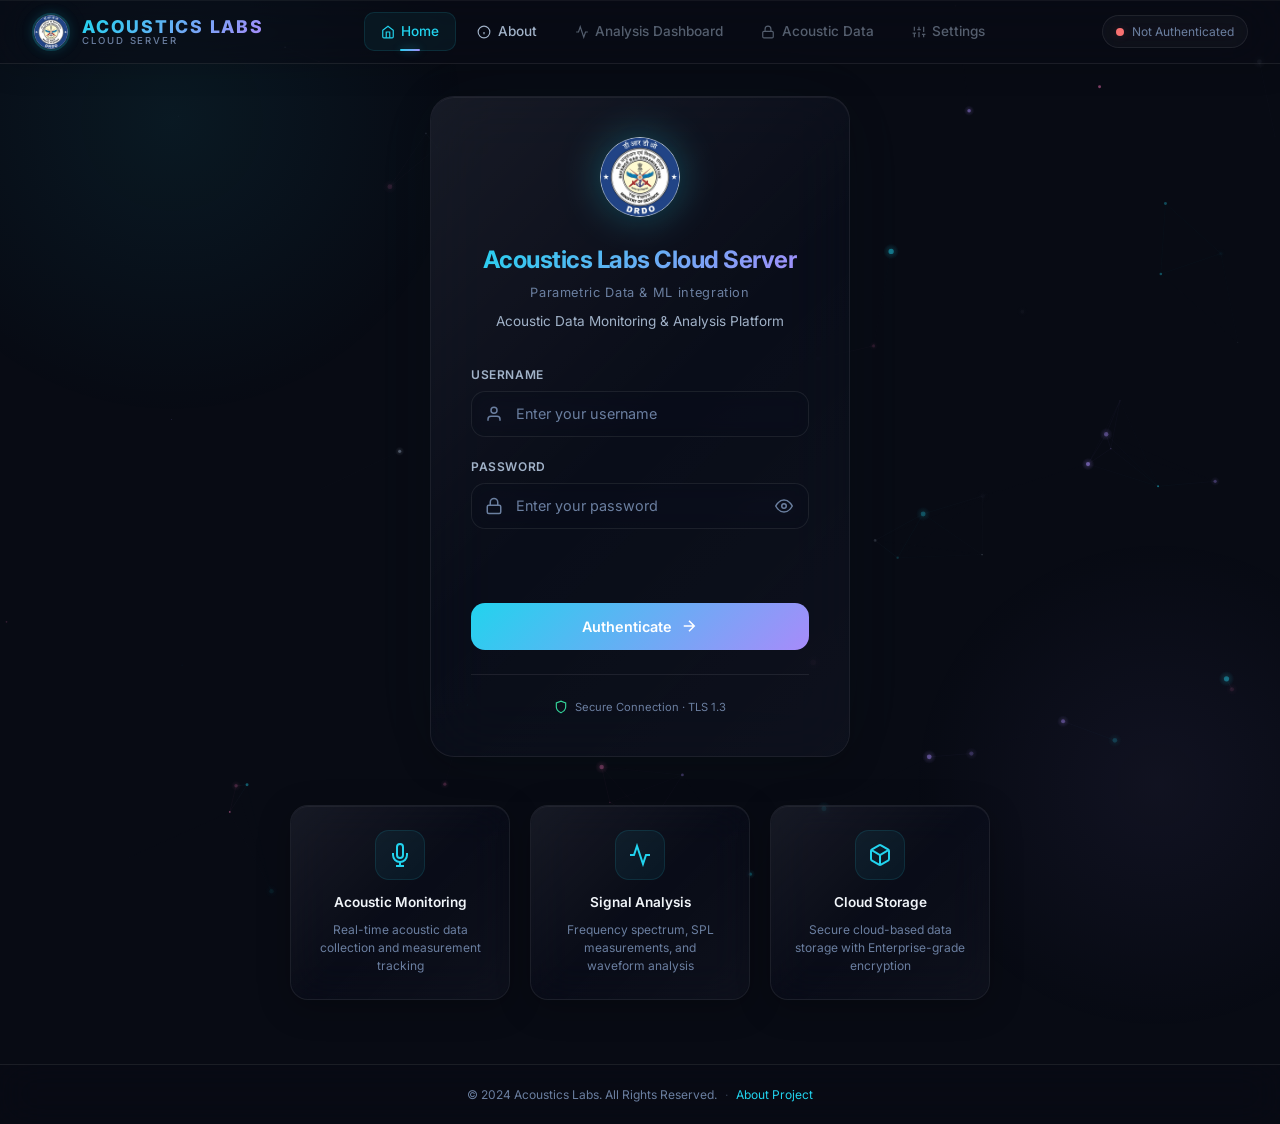
<file: index.html>
<!DOCTYPE html>
<html lang="en">

<head>
    <meta charset="UTF-8">
    <meta name="viewport" content="width=device-width, initial-scale=1.0">
    <title>Acoustics Labs Cloud Server — Acoustic Data Platform</title>
    <meta name="description"
        content="Secure cloud-based acoustic data platform by Acoustics Labs. Access, analyze, and manage acoustic measurement data.">
    <link rel="preconnect" href="https://fonts.googleapis.com">
    <link rel="preconnect" href="https://fonts.gstatic.com" crossorigin>
    <link
        href="https://fonts.googleapis.com/css2?family=Inter:wght@300;400;500;600;700;800&family=JetBrains+Mono:wght@400;500&display=swap"
        rel="stylesheet">
    <link rel="stylesheet" href="styles.css">
</head>

<body class="login-page">
    <!-- Animated background particles -->
    <canvas id="particleCanvas"></canvas>

    <!-- Navigation Bar -->
    <nav class="navbar" id="navbar">
        <div class="nav-brand">
            <div class="brand-icon">
                <img src="logo.webp" alt="Acoustics Labs Logo" width="38" height="38"
                    style="border-radius:50%; object-fit:cover;">
            </div>
            <div class="brand-text">
                <span class="brand-name">ACOUSTICS LABS</span>
                <span class="brand-sub">CLOUD SERVER</span>
            </div>
        </div>
        <div class="nav-links">
            <a href="index.html" class="nav-link active" id="nav-home">
                <svg width="14" height="14" viewBox="0 0 24 24" fill="none" stroke="currentColor" stroke-width="2"><path d="M3 9l9-7 9 7v11a2 2 0 0 1-2 2H5a2 2 0 0 1-2-2z"></path><polyline points="9 22 9 12 15 12 15 22"></polyline></svg>
                Home
            </a>
            <a href="about.html" class="nav-link" id="nav-about">
                <svg width="14" height="14" viewBox="0 0 24 24" fill="none" stroke="currentColor" stroke-width="2"><circle cx="12" cy="12" r="10"></circle><line x1="12" y1="16" x2="12" y2="12"></line><line x1="12" y1="8" x2="12.01" y2="8"></line></svg>
                About
            </a>
            <a href="#" class="nav-link locked" id="nav-analysis" onclick="checkAuth('analysis.html')">
                <svg width="14" height="14" viewBox="0 0 24 24" fill="none" stroke="currentColor" stroke-width="2">
                    <polyline points="22 12 18 12 15 21 9 3 6 12 2 12" />
                </svg>
                Analysis Dashboard
            </a>
            <a href="#" class="nav-link locked" id="nav-data" onclick="checkAuth('data.html')">
                <svg width="14" height="14" viewBox="0 0 24 24" fill="none" stroke="currentColor" stroke-width="2">
                    <rect x="3" y="11" width="18" height="11" rx="2" />
                    <path d="M7 11V7a5 5 0 0110 0v4" />
                </svg>
                Acoustic Data
            </a>
            <a href="#" class="nav-link locked" id="nav-settings" onclick="checkAuth('settings.html')">
                <svg width="14" height="14" viewBox="0 0 24 24" fill="none" stroke="currentColor" stroke-width="2"><line x1="4" y1="21" x2="4" y2="14"></line><line x1="4" y1="10" x2="4" y2="3"></line><line x1="12" y1="21" x2="12" y2="12"></line><line x1="12" y1="8" x2="12" y2="3"></line><line x1="20" y1="21" x2="20" y2="16"></line><line x1="20" y1="12" x2="20" y2="3"></line><line x1="1" y1="14" x2="7" y2="14"></line><line x1="9" y1="8" x2="15" y2="8"></line><line x1="17" y1="16" x2="23" y2="16"></line></svg>
                Settings
            </a>
        </div>
        <div class="nav-status" id="navStatus">
            <span class="status-dot offline"></span>
            <span class="status-text">Not Authenticated</span>
        </div>
    </nav>

    <!-- Login Section -->
    <main class="login-container">
        <div class="login-card" id="loginCard">
            <div class="card-glow"></div>
            <div class="login-header">
                <div class="login-icon">
                    <img src="logo.webp" alt="Acoustics Labs Logo" width="80" height="80"
                        style="border-radius:50%; object-fit:cover; filter: drop-shadow(0 0 20px rgba(34, 211, 238, 0.3));">
                </div>
                <h1 class="login-title">Acoustics Labs Cloud Server</h1>
                <p class="login-subtitle">Parametric Data & ML integration</p>
                <p class="login-desc">Acoustic Data Monitoring & Analysis Platform</p>
            </div>

            <form class="login-form" id="loginForm" onsubmit="handleLogin(event)">
                <div class="form-group" id="usernameGroup">
                    <label for="username" class="form-label">Username</label>
                    <div class="input-wrapper">
                        <svg class="input-icon" width="18" height="18" viewBox="0 0 24 24" fill="none"
                            stroke="currentColor" stroke-width="2">
                            <path d="M20 21v-2a4 4 0 00-4-4H8a4 4 0 00-4 4v2" />
                            <circle cx="12" cy="7" r="4" />
                        </svg>
                        <input type="text" id="username" name="username" placeholder="Enter your username" required
                            autocomplete="username">
                        <div class="input-focus-line"></div>
                    </div>
                </div>

                <div class="form-group" id="passwordGroup">
                    <label for="password" class="form-label">Password</label>
                    <div class="input-wrapper">
                        <svg class="input-icon" width="18" height="18" viewBox="0 0 24 24" fill="none"
                            stroke="currentColor" stroke-width="2">
                            <rect x="3" y="11" width="18" height="11" rx="2" />
                            <path d="M7 11V7a5 5 0 0110 0v4" />
                        </svg>
                        <input type="password" id="password" name="password" placeholder="Enter your password" required
                            autocomplete="current-password">
                        <button type="button" class="toggle-password" id="togglePassword"
                            onclick="togglePasswordVisibility()">
                            <svg width="18" height="18" viewBox="0 0 24 24" fill="none" stroke="currentColor"
                                stroke-width="2">
                                <path d="M1 12s4-8 11-8 11 8 11 8-4 8-11 8-11-8-11-8z" />
                                <circle cx="12" cy="12" r="3" />
                            </svg>
                        </button>
                        <div class="input-focus-line"></div>
                    </div>
                </div>

                <div class="form-error" id="formError">
                    <svg width="16" height="16" viewBox="0 0 24 24" fill="none" stroke="currentColor" stroke-width="2">
                        <circle cx="12" cy="12" r="10" />
                        <line x1="15" y1="9" x2="9" y2="15" />
                        <line x1="9" y1="9" x2="15" y2="15" />
                    </svg>
                    <span id="errorText">Invalid credentials. Please try again.</span>
                </div>

                <button type="submit" class="login-btn" id="loginBtn">
                    <span class="btn-text">Authenticate</span>
                    <span class="btn-loader">
                        <svg width="20" height="20" viewBox="0 0 24 24" fill="none" stroke="currentColor"
                            stroke-width="2">
                            <path
                                d="M12 2v4M12 18v4M4.93 4.93l2.83 2.83M16.24 16.24l2.83 2.83M2 12h4M18 12h4M4.93 19.07l2.83-2.83M16.24 7.76l2.83-2.83" />
                        </svg>
                    </span>
                    <svg class="btn-arrow" width="18" height="18" viewBox="0 0 24 24" fill="none" stroke="currentColor"
                        stroke-width="2">
                        <path d="M5 12h14M12 5l7 7-7 7" />
                    </svg>
                </button>
            </form>

            <div class="login-footer">
                <div class="security-badge">
                    <svg width="14" height="14" viewBox="0 0 24 24" fill="none" stroke="currentColor" stroke-width="2">
                        <path d="M12 22s8-4 8-10V5l-8-3-8 3v7c0 6 8 10 8 10z" />
                    </svg>
                    <span>Secure Connection · TLS 1.3</span>
                </div>
            </div>
        </div>

        <!-- Info cards -->
        <div class="info-section">
            <div class="info-card" id="infoCard1">
                <div class="info-icon">
                    <svg width="24" height="24" viewBox="0 0 24 24" fill="none" stroke="currentColor" stroke-width="2">
                        <path d="M12 1a3 3 0 00-3 3v8a3 3 0 006 0V4a3 3 0 00-3-3z" />
                        <path d="M19 10v2a7 7 0 01-14 0v-2" />
                        <line x1="12" y1="19" x2="12" y2="23" />
                        <line x1="8" y1="23" x2="16" y2="23" />
                    </svg>
                </div>
                <h3>Acoustic Monitoring</h3>
                <p>Real-time acoustic data collection and measurement tracking</p>
            </div>
            <div class="info-card" id="infoCard2">
                <div class="info-icon">
                    <svg width="24" height="24" viewBox="0 0 24 24" fill="none" stroke="currentColor" stroke-width="2">
                        <polyline points="22 12 18 12 15 21 9 3 6 12 2 12" />
                    </svg>
                </div>
                <h3>Signal Analysis</h3>
                <p>Frequency spectrum, SPL measurements, and waveform analysis</p>
            </div>
            <div class="info-card" id="infoCard3">
                <div class="info-icon">
                    <svg width="24" height="24" viewBox="0 0 24 24" fill="none" stroke="currentColor" stroke-width="2">
                        <path
                            d="M21 16V8a2 2 0 00-1-1.73l-7-4a2 2 0 00-2 0l-7 4A2 2 0 003 8v8a2 2 0 001 1.73l7 4a2 2 0 002 0l7-4A2 2 0 0021 16z" />
                        <polyline points="3.27 6.96 12 12.01 20.73 6.96" />
                        <line x1="12" y1="22.08" x2="12" y2="12" />
                    </svg>
                </div>
                <h3>Cloud Storage</h3>
                <p>Secure cloud-based data storage with Enterprise-grade encryption</p>
            </div>
        </div>
    </main>

    <!-- Footer -->
    <footer class="footer">
        <div class="footer-content">
            <span>© 2024 Acoustics Labs. All Rights Reserved.</span>
            <span class="footer-sep">·</span>
            <a href="about.html" class="footer-link">About Project</a>
        </div>
    </footer>

    <script src="auth.js"></script>
    <script src="particles.js"></script>
    <script>
        // Page-specific initialization
        document.addEventListener('DOMContentLoaded', () => {
            // Check if already logged in
            if (isAuthenticated()) {
                updateNavStatus(true);
            }

            // Animate login card entrance
            setTimeout(() => {
                document.getElementById('loginCard').classList.add('visible');
            }, 300);

            // Animate info cards
            const infoCards = document.querySelectorAll('.info-card');
            infoCards.forEach((card, i) => {
                setTimeout(() => card.classList.add('visible'), 500 + i * 150);
            });
        });

        function handleLogin(e) {
            e.preventDefault();
            const btn = document.getElementById('loginBtn');
            const errorEl = document.getElementById('formError');

            btn.classList.add('loading');
            errorEl.classList.remove('show');

            const username = document.getElementById('username').value;
            const password = document.getElementById('password').value;

            // Simulate authentication delay
            setTimeout(() => {
                if (authenticate(username, password)) {
                    btn.classList.remove('loading');
                    btn.classList.add('success');
                    updateNavStatus(true);

                    // Redirect to analysis page
                    setTimeout(() => {
                        window.location.href = 'analysis.html';
                    }, 800);
                } else {
                    btn.classList.remove('loading');
                    errorEl.classList.add('show');

                    // Shake animation
                    document.getElementById('loginCard').classList.add('shake');
                    setTimeout(() => {
                        document.getElementById('loginCard').classList.remove('shake');
                    }, 600);
                }
            }, 1200);
        }

        function togglePasswordVisibility() {
            const pwd = document.getElementById('password');
            const btn = document.getElementById('togglePassword');
            if (pwd.type === 'password') {
                pwd.type = 'text';
                btn.innerHTML = '<svg width="18" height="18" viewBox="0 0 24 24" fill="none" stroke="currentColor" stroke-width="2"><path d="M17.94 17.94A10.07 10.07 0 0112 20c-7 0-11-8-11-8a18.45 18.45 0 015.06-5.94M9.9 4.24A9.12 9.12 0 0112 4c7 0 11 8 11 8a18.5 18.5 0 01-2.16 3.19m-6.72-1.07a3 3 0 11-4.24-4.24"/><line x1="1" y1="1" x2="23" y2="23"/></svg>';
            } else {
                pwd.type = 'password';
                btn.innerHTML = '<svg width="18" height="18" viewBox="0 0 24 24" fill="none" stroke="currentColor" stroke-width="2"><path d="M1 12s4-8 11-8 11 8 11 8-4 8-11 8-11-8-11-8z"/><circle cx="12" cy="12" r="3"/></svg>';
            }
        }
    </script>
</body>

</html>
</file>
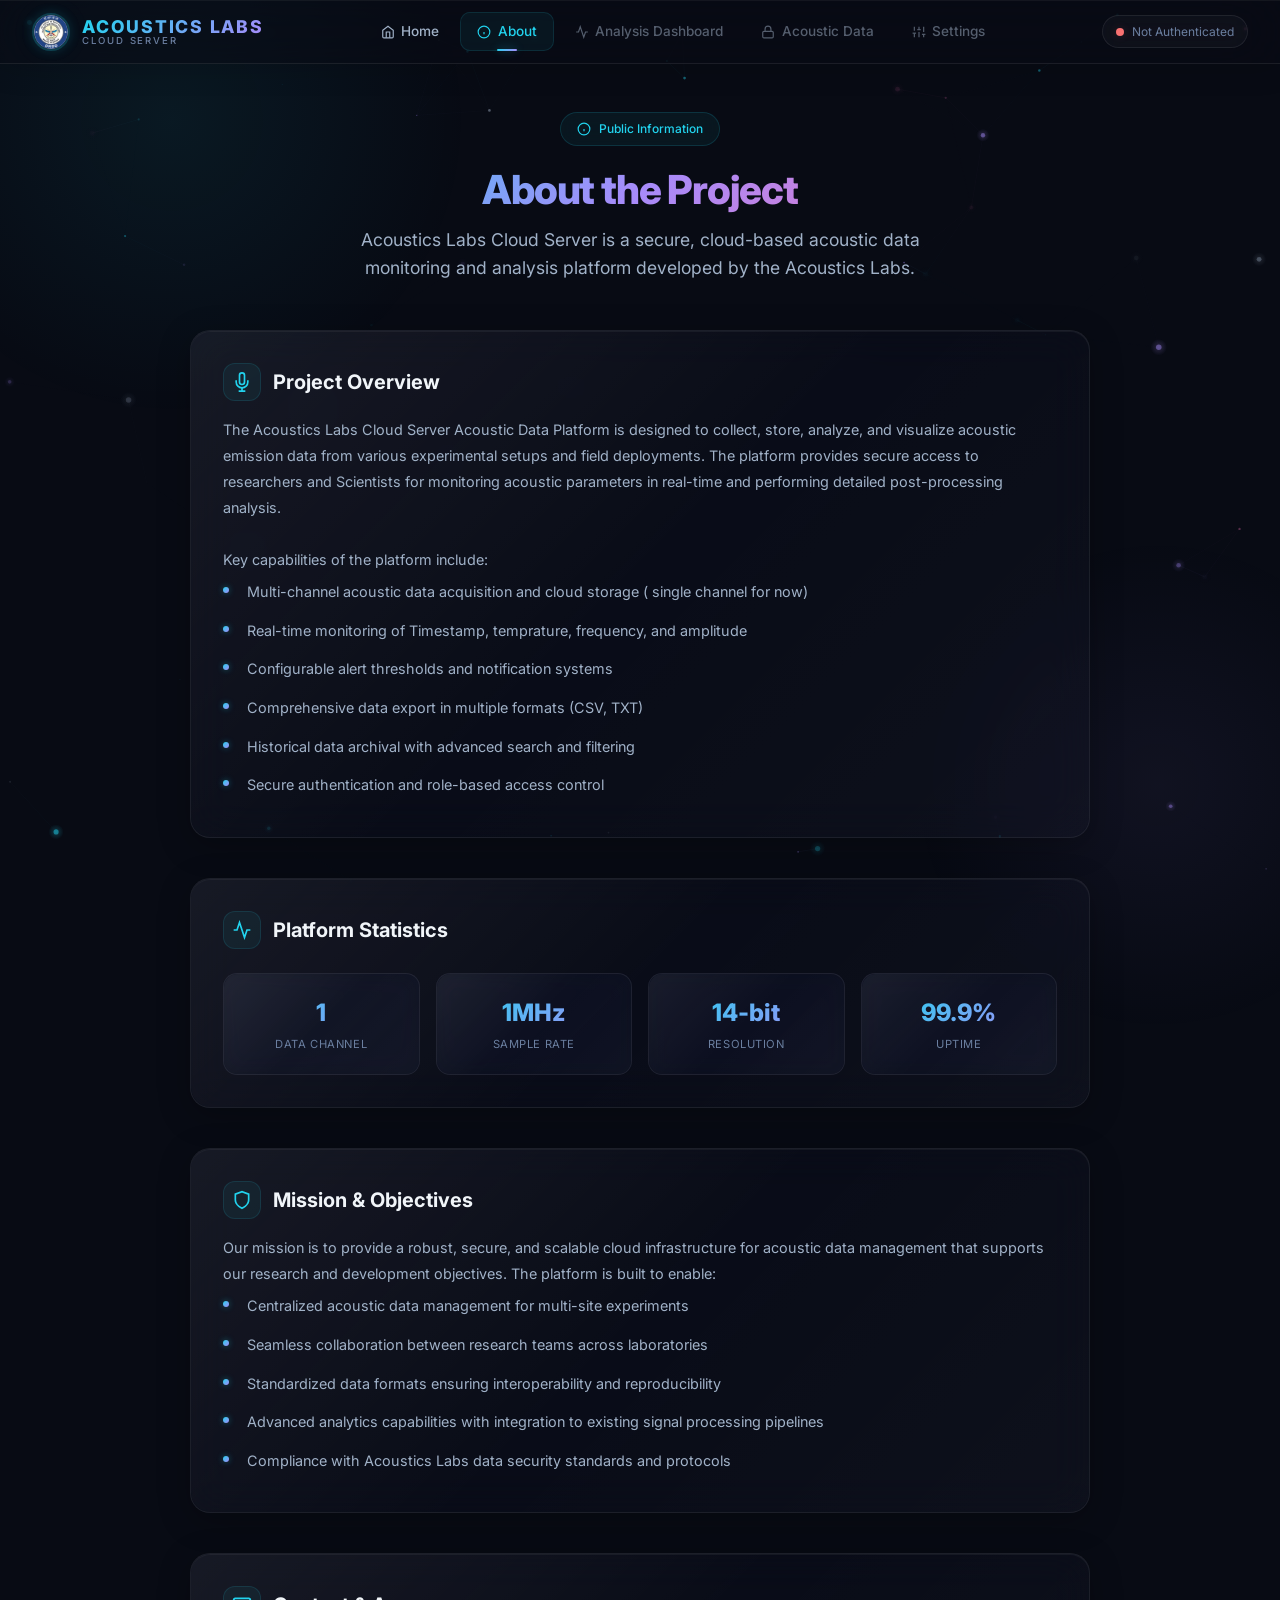
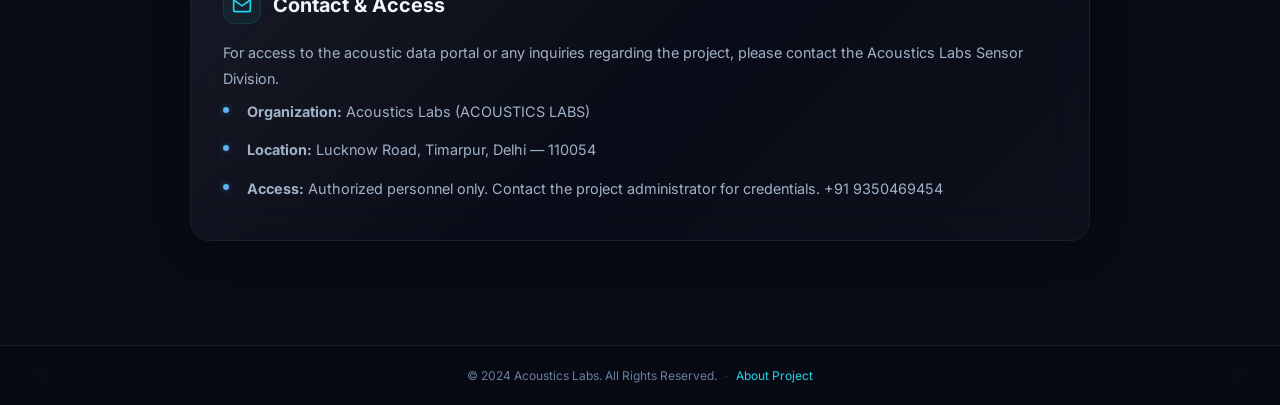
<file: about.html>
<!DOCTYPE html>
<html lang="en">

<head>
    <meta charset="UTF-8">
    <meta name="viewport" content="width=device-width, initial-scale=1.0">
    <title>About — Acoustics Labs Cloud Server</title>
    <meta name="description"
        content="Learn about the Acoustics Labs Cloud Server Acoustic Data Platform by Acoustics Labs. Project overview, mission, and team information.">
    <link rel="preconnect" href="https://fonts.googleapis.com">
    <link rel="preconnect" href="https://fonts.gstatic.com" crossorigin>
    <link
        href="https://fonts.googleapis.com/css2?family=Inter:wght@300;400;500;600;700;800&family=JetBrains+Mono:wght@400;500&display=swap"
        rel="stylesheet">
    <link rel="stylesheet" href="styles.css">
</head>

<body>
    <canvas id="particleCanvas"></canvas>

    <!-- Navigation Bar -->
    <nav class="navbar" id="navbar">
        <div class="nav-brand">
            <div class="brand-icon">
                <img src="logo.webp" alt="Acoustics Labs Logo" width="38" height="38"
                    style="border-radius:50%; object-fit:cover;">
            </div>
            <div class="brand-text">
                <span class="brand-name">ACOUSTICS LABS</span>
                <span class="brand-sub">CLOUD SERVER</span>
            </div>
        </div>
        <div class="nav-links">
            <a href="index.html" class="nav-link" id="nav-home">
                <svg width="14" height="14" viewBox="0 0 24 24" fill="none" stroke="currentColor" stroke-width="2"><path d="M3 9l9-7 9 7v11a2 2 0 0 1-2 2H5a2 2 0 0 1-2-2z"></path><polyline points="9 22 9 12 15 12 15 22"></polyline></svg>
                Home
            </a>
            <a href="about.html" class="nav-link active" id="nav-about">
                <svg width="14" height="14" viewBox="0 0 24 24" fill="none" stroke="currentColor" stroke-width="2"><circle cx="12" cy="12" r="10"></circle><line x1="12" y1="16" x2="12" y2="12"></line><line x1="12" y1="8" x2="12.01" y2="8"></line></svg>
                About
            </a>
            <a href="#" class="nav-link locked" id="nav-analysis" onclick="checkAuth('analysis.html')">
                <svg width="14" height="14" viewBox="0 0 24 24" fill="none" stroke="currentColor" stroke-width="2"><polyline points="22 12 18 12 15 21 9 3 6 12 2 12"/></svg>
                Analysis Dashboard
            </a>
            <a href="#" class="nav-link locked" id="nav-data" onclick="checkAuth('data.html')">
                <svg width="14" height="14" viewBox="0 0 24 24" fill="none" stroke="currentColor" stroke-width="2">
                    <rect x="3" y="11" width="18" height="11" rx="2" />
                    <path d="M7 11V7a5 5 0 0110 0v4" />
                </svg>
                Acoustic Data
            </a>
            <a href="#" class="nav-link locked" id="nav-settings" onclick="checkAuth('settings.html')">
                <svg width="14" height="14" viewBox="0 0 24 24" fill="none" stroke="currentColor" stroke-width="2"><line x1="4" y1="21" x2="4" y2="14"></line><line x1="4" y1="10" x2="4" y2="3"></line><line x1="12" y1="21" x2="12" y2="12"></line><line x1="12" y1="8" x2="12" y2="3"></line><line x1="20" y1="21" x2="20" y2="16"></line><line x1="20" y1="12" x2="20" y2="3"></line><line x1="1" y1="14" x2="7" y2="14"></line><line x1="9" y1="8" x2="15" y2="8"></line><line x1="17" y1="16" x2="23" y2="16"></line></svg>
                Settings
            </a>
        </div>
        <div class="nav-status" id="navStatus">
            <span class="status-dot offline"></span>
            <span class="status-text">Not Authenticated</span>
        </div>
    </nav>

    <!-- About Content -->
    <main class="page-container">
        <div class="page-content">
            <!-- Hero -->
            <div class="page-hero">
                <div class="page-hero-badge">
                    <svg width="14" height="14" viewBox="0 0 24 24" fill="none" stroke="currentColor" stroke-width="2">
                        <circle cx="12" cy="12" r="10" />
                        <line x1="12" y1="16" x2="12" y2="12" />
                        <line x1="12" y1="8" x2="12.01" y2="8" />
                    </svg>
                    Public Information
                </div>
                <h1>About the Project</h1>
                <p>Acoustics Labs Cloud Server is a secure, cloud-based acoustic data monitoring and analysis platform developed
                    by the Acoustics Labs.</p>
            </div>

            <!-- Project Overview -->
            <div class="content-section">
                <div class="content-card">
                    <h2>
                        <span class="section-icon">
                            <svg width="20" height="20" viewBox="0 0 24 24" fill="none" stroke="currentColor"
                                stroke-width="2">
                                <path d="M12 1a3 3 0 00-3 3v8a3 3 0 006 0V4a3 3 0 00-3-3z" />
                                <path d="M19 10v2a7 7 0 01-14 0v-2" />
                                <line x1="12" y1="19" x2="12" y2="23" />
                                <line x1="8" y1="23" x2="16" y2="23" />
                            </svg>
                        </span>
                        Project Overview
                    </h2>
                    <p>The Acoustics Labs Cloud Server Acoustic Data Platform is designed to collect, store, analyze, and
                        visualize acoustic emission data from various experimental setups and field deployments. The
                        platform provides secure access to researchers and Scientists for monitoring acoustic parameters
                        in real-time and performing detailed post-processing analysis.</p>
                    <br>
                    <p>Key capabilities of the platform include:</p>
                    <ul>
                        <li>Multi-channel acoustic data acquisition and cloud storage ( single channel for now)</li>
                        <li>Real-time monitoring of Timestamp, temprature, frequency, and amplitude</li>
                        <li>Configurable alert thresholds and notification systems</li>
                        <li>Comprehensive data export in multiple formats (CSV, TXT)</li>
                        <li>Historical data archival with advanced search and filtering</li>
                        <li>Secure authentication and role-based access control</li>
                    </ul>
                </div>
            </div>

            <!-- Platform Statistics -->
            <div class="content-section">
                <div class="content-card">
                    <h2>
                        <span class="section-icon">
                            <svg width="20" height="20" viewBox="0 0 24 24" fill="none" stroke="currentColor"
                                stroke-width="2">
                                <polyline points="22 12 18 12 15 21 9 3 6 12 2 12" />
                            </svg>
                        </span>
                        Platform Statistics
                    </h2>
                    <div class="stats-grid">
                        <div class="stat-item">
                            <div class="stat-value">1</div>
                            <div class="stat-label">Data Channel</div>
                        </div>
                        <div class="stat-item">
                            <div class="stat-value">1MHz</div>
                            <div class="stat-label">Sample Rate</div>
                        </div>
                        <div class="stat-item">
                            <div class="stat-value">14-bit</div>
                            <div class="stat-label">Resolution</div>
                        </div>
                        <div class="stat-item">
                            <div class="stat-value">99.9%</div>
                            <div class="stat-label">Uptime</div>
                        </div>
                    </div>
                </div>
            </div>

            <!-- Mission -->
            <div class="content-section">
                <div class="content-card">
                    <h2>
                        <span class="section-icon">
                            <svg width="20" height="20" viewBox="0 0 24 24" fill="none" stroke="currentColor"
                                stroke-width="2">
                                <path d="M12 22s8-4 8-10V5l-8-3-8 3v7c0 6 8 10 8 10z" />
                            </svg>
                        </span>
                        Mission & Objectives
                    </h2>
                    <p>Our mission is to provide a robust, secure, and scalable cloud infrastructure for acoustic data
                        management that supports our research and development objectives. The platform is built to
                        enable:</p>
                    <ul>
                        <li>Centralized acoustic data management for multi-site experiments</li>
                        <li>Seamless collaboration between research teams across laboratories</li>
                        <li>Standardized data formats ensuring interoperability and reproducibility</li>
                        <li>Advanced analytics capabilities with integration to existing signal processing pipelines
                        </li>
                        <li>Compliance with Acoustics Labs data security standards and protocols</li>
                    </ul>
                </div>
            </div>

            <!-- Contact -->
            <div class="content-section">
                <div class="content-card">
                    <h2>
                        <span class="section-icon">
                            <svg width="20" height="20" viewBox="0 0 24 24" fill="none" stroke="currentColor"
                                stroke-width="2">
                                <path d="M4 4h16c1.1 0 2 .9 2 2v12c0 1.1-.9 2-2 2H4c-1.1 0-2-.9-2-2V6c0-1.1.9-2 2-2z" />
                                <polyline points="22,6 12,13 2,6" />
                            </svg>
                        </span>
                        Contact & Access
                    </h2>
                    <p>For access to the acoustic data portal or any inquiries regarding the project, please contact the
                        Acoustics Labs Sensor Division.</p>
                    <ul>
                        <li><strong>Organization:</strong> Acoustics Labs (ACOUSTICS LABS)</li>
                        <li><strong>Location:</strong> Lucknow Road, Timarpur, Delhi — 110054</li>
                        <li><strong>Access:</strong> Authorized personnel only. Contact the project administrator for
                            credentials. +91 9350469454</li>
                    </ul>
                </div>
            </div>
        </div>
    </main>

    <!-- Footer -->
    <footer class="footer">
        <div class="footer-content">
            <span>© 2024 Acoustics Labs. All Rights Reserved.</span>
            <span class="footer-sep">·</span>
            <a href="about.html" class="footer-link">About Project</a>
        </div>
    </footer>

    <script src="auth.js"></script>
    <script src="particles.js"></script>
    <script>
        document.addEventListener('DOMContentLoaded', () => {
            if (isAuthenticated()) {
                updateNavStatus(true);
            }

            // Animate content cards on scroll
            const observer = new IntersectionObserver((entries) => {
                entries.forEach(entry => {
                    if (entry.isIntersecting) {
                        entry.target.style.opacity = '1';
                        entry.target.style.transform = 'translateY(0)';
                    }
                });
            }, { threshold: 0.1 });

            document.querySelectorAll('.content-card').forEach(card => {
                card.style.opacity = '0';
                card.style.transform = 'translateY(20px)';
                card.style.transition = 'all 0.6s cubic-bezier(0.16, 1, 0.3, 1)';
                observer.observe(card);
            });
        });
    </script>
</body>

</html>
</file>
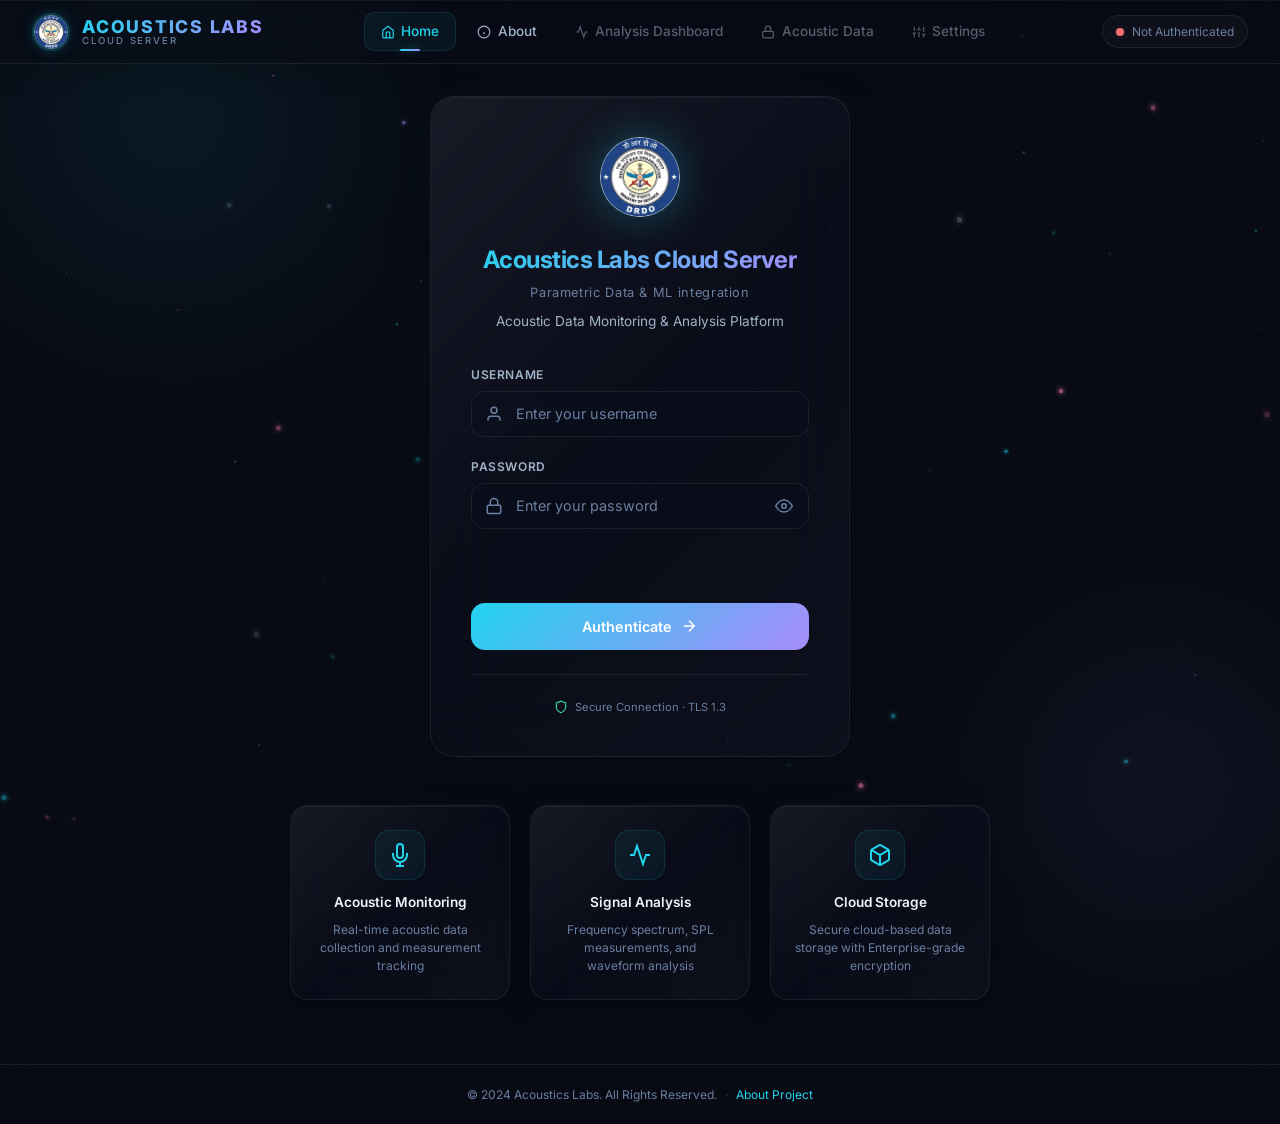
<file: data.html>
<!DOCTYPE html>
<html lang="en">
<head>
    <meta charset="UTF-8">
    <meta name="viewport" content="width=device-width, initial-scale=1.0">
    <title>Acoustic Data — Acoustics Labs Cloud Server</title>
    <meta name="description" content="Acoustic measurement data dashboard for Acoustics Labs Cloud Server. View and analyze acoustic data records.">
    <link rel="preconnect" href="https://fonts.googleapis.com">
    <link rel="preconnect" href="https://fonts.gstatic.com" crossorigin>
    <link href="https://fonts.googleapis.com/css2?family=Inter:wght@300;400;500;600;700;800&family=JetBrains+Mono:wght@400;500&display=swap" rel="stylesheet">
    <link rel="stylesheet" href="styles.css">
    <style>
        /* Loading Skeleton */
        .loading-overlay {
            display: flex;
            flex-direction: column;
            align-items: center;
            justify-content: center;
            padding: 4rem 2rem;
            gap: 1.5rem;
        }
        .loading-spinner {
            width: 48px;
            height: 48px;
            border: 3px solid var(--border-subtle);
            border-top-color: var(--cyan);
            border-radius: 50%;
            animation: spin 0.8s linear infinite;
        }
        .loading-text {
            font-size: 0.85rem;
            color: var(--text-secondary);
        }
        .loading-subtext {
            font-size: 0.75rem;
            color: var(--text-tertiary);
            margin-top: -0.75rem;
        }

        /* Error State */
        .error-state {
            display: flex;
            flex-direction: column;
            align-items: center;
            justify-content: center;
            padding: 4rem 2rem;
            gap: 1rem;
            text-align: center;
        }
        .error-state .error-icon {
            width: 56px;
            height: 56px;
            display: flex;
            align-items: center;
            justify-content: center;
            border-radius: 50%;
            background: rgba(239, 68, 68, 0.1);
            border: 1px solid rgba(239, 68, 68, 0.2);
            color: #f87171;
        }
        .error-state h3 {
            font-size: 1rem;
            color: var(--text-primary);
        }
        .error-state p {
            font-size: 0.8rem;
            color: var(--text-tertiary);
            max-width: 400px;
            line-height: 1.6;
        }
        .retry-btn {
            display: flex;
            align-items: center;
            gap: 0.5rem;
            padding: 0.6rem 1.5rem;
            background: var(--gradient-brand);
            border: none;
            border-radius: 10px;
            color: white;
            font-family: var(--font-main);
            font-size: 0.8rem;
            font-weight: 500;
            cursor: pointer;
            transition: all 0.3s var(--ease-out);
            margin-top: 0.5rem;
        }
        .retry-btn:hover {
            transform: translateY(-2px);
            box-shadow: 0 4px 15px rgba(6, 182, 212, 0.3);
        }

        /* Last fetched indicator */
        .fetch-info {
            display: flex;
            align-items: center;
            gap: 0.5rem;
            font-size: 0.7rem;
            color: var(--text-tertiary);
            margin-left: auto;
        }
        .fetch-info .live-dot {
            width: 6px;
            height: 6px;
            border-radius: 50%;
            background: var(--emerald);
            animation: status-pulse 2s ease-in-out infinite;
        }

        /* Dynamic column width adjustments */
        .data-table td, .data-table th {
            max-width: 250px;
            overflow: hidden;
            text-overflow: ellipsis;
            white-space: nowrap;
        }
        .data-table td:first-child {
            font-weight: 500;
        }
    </style>
</head>
<body>
    <canvas id="particleCanvas"></canvas>

    <!-- Navigation Bar -->
    <nav class="navbar" id="navbar">
        <div class="nav-brand">
            <div class="brand-icon">
                <img src="logo.webp" alt="Acoustics Labs Logo" width="38" height="38" style="border-radius:50%; object-fit:cover;">
            </div>
            <div class="brand-text">
                <span class="brand-name">ACOUSTICS LABS</span>
                <span class="brand-sub">CLOUD SERVER</span>
            </div>
        </div>
        <div class="nav-links">
            <a href="index.html" class="nav-link" id="nav-home">
                <svg width="14" height="14" viewBox="0 0 24 24" fill="none" stroke="currentColor" stroke-width="2"><path d="M3 9l9-7 9 7v11a2 2 0 0 1-2 2H5a2 2 0 0 1-2-2z"></path><polyline points="9 22 9 12 15 12 15 22"></polyline></svg>
                Home
            </a>
            <a href="about.html" class="nav-link" id="nav-about">
                <svg width="14" height="14" viewBox="0 0 24 24" fill="none" stroke="currentColor" stroke-width="2"><circle cx="12" cy="12" r="10"></circle><line x1="12" y1="16" x2="12" y2="12"></line><line x1="12" y1="8" x2="12.01" y2="8"></line></svg>
                About
            </a>
            <a href="analysis.html" class="nav-link unlocked" id="nav-analysis">
                <svg width="14" height="14" viewBox="0 0 24 24" fill="none" stroke="currentColor" stroke-width="2"><polyline points="22 12 18 12 15 21 9 3 6 12 2 12"/></svg>
                Analysis Dashboard
            </a>
            <a href="data.html" class="nav-link active unlocked" id="nav-data">
                <svg width="14" height="14" viewBox="0 0 24 24" fill="none" stroke="currentColor" stroke-width="2"><rect x="3" y="11" width="18" height="11" rx="2"/><path d="M7 11V7a5 5 0 0110 0v4"/></svg>
                Acoustic Data
            </a>
            <a href="settings.html" class="nav-link unlocked" id="nav-settings">
                <svg width="14" height="14" viewBox="0 0 24 24" fill="none" stroke="currentColor" stroke-width="2"><line x1="4" y1="21" x2="4" y2="14"></line><line x1="4" y1="10" x2="4" y2="3"></line><line x1="12" y1="21" x2="12" y2="12"></line><line x1="12" y1="8" x2="12" y2="3"></line><line x1="20" y1="21" x2="20" y2="16"></line><line x1="20" y1="12" x2="20" y2="3"></line><line x1="1" y1="14" x2="7" y2="14"></line><line x1="9" y1="8" x2="15" y2="8"></line><line x1="17" y1="16" x2="23" y2="16"></line></svg>
                Settings
            </a>
        </div>
        <div class="nav-status" id="navStatus">
            <span class="status-dot online"></span>
            <span class="status-text">Authenticated</span>
        </div>
    </nav>

    <!-- Data Content -->
    <main class="page-container">
        <div class="page-content" style="max-width: 1400px;">
            <!-- Header -->
            <div class="data-header">
                <div class="data-header-left">
                    <h1>Acoustic Data Records</h1>
                    <p>Live data from Google Sheets — Latest 100 records</p>
                </div>
                <div class="data-actions">
                    <div class="fetch-info" id="fetchInfo">
                        <span class="live-dot"></span>
                        <span id="lastFetched">Loading...</span>
                    </div>
                    <button class="action-btn" id="refreshBtn" onclick="refreshData()">
                        <svg width="16" height="16" viewBox="0 0 24 24" fill="none" stroke="currentColor" stroke-width="2" id="refreshIcon">
                            <polyline points="23 4 23 10 17 10"/>
                            <path d="M20.49 15a9 9 0 11-2.12-9.36L23 10"/>
                        </svg>
                        Refresh
                    </button>
                    <button class="action-btn primary" id="exportBtn" onclick="exportData()">
                        <svg width="16" height="16" viewBox="0 0 24 24" fill="none" stroke="currentColor" stroke-width="2">
                            <path d="M21 15v4a2 2 0 01-2 2H5a2 2 0 01-2-2v-4"/>
                            <polyline points="7 10 12 15 17 10"/>
                            <line x1="12" y1="15" x2="12" y2="3"/>
                        </svg>
                        Export CSV
                    </button>
                    <button class="logout-btn" onclick="logout()">
                        <svg width="14" height="14" viewBox="0 0 24 24" fill="none" stroke="currentColor" stroke-width="2">
                            <path d="M9 21H5a2 2 0 01-2-2V5a2 2 0 012-2h4"/>
                            <polyline points="16 17 21 12 16 7"/>
                            <line x1="21" y1="12" x2="9" y2="12"/>
                        </svg>
                        Logout
                    </button>
                </div>
            </div>

            <!-- Stats Bar -->
            <div class="data-stats-bar" id="statsBar">
                <div class="data-stat">
                    <div class="data-stat-header">
                        <span class="data-stat-label">Records Loaded</span>
                        <span class="data-stat-icon">
                            <svg width="16" height="16" viewBox="0 0 24 24" fill="none" stroke="currentColor" stroke-width="2"><path d="M14 2H6a2 2 0 00-2 2v16a2 2 0 002 2h12a2 2 0 002-2V8z"/><polyline points="14 2 14 8 20 8"/></svg>
                        </span>
                    </div>
                    <div class="data-stat-value" id="statTotalRecords">—</div>
                    <div class="data-stat-change positive" id="statRecordsSub">
                        <svg width="12" height="12" viewBox="0 0 24 24" fill="none" stroke="currentColor" stroke-width="2"><path d="M22 11.08V12a10 10 0 11-5.93-9.14"/><polyline points="22 4 12 14.01 9 11.01"/></svg>
                        Latest 100 shown
                    </div>
                </div>
                <div class="data-stat">
                    <div class="data-stat-header">
                        <span class="data-stat-label">Total Columns</span>
                        <span class="data-stat-icon">
                            <svg width="16" height="16" viewBox="0 0 24 24" fill="none" stroke="currentColor" stroke-width="2"><rect x="3" y="3" width="18" height="18" rx="2"/><line x1="3" y1="9" x2="21" y2="9"/><line x1="9" y1="21" x2="9" y2="9"/></svg>
                        </span>
                    </div>
                    <div class="data-stat-value" id="statTotalColumns">—</div>
                    <div class="data-stat-change positive">
                        <svg width="12" height="12" viewBox="0 0 24 24" fill="none" stroke="currentColor" stroke-width="2"><polyline points="23 6 13.5 15.5 8.5 10.5 1 18"/></svg>
                        Auto-detected
                    </div>
                </div>
                <div class="data-stat">
                    <div class="data-stat-header">
                        <span class="data-stat-label">Data Source</span>
                        <span class="data-stat-icon">
                            <svg width="16" height="16" viewBox="0 0 24 24" fill="none" stroke="currentColor" stroke-width="2"><path d="M21 16V8a2 2 0 00-1-1.73l-7-4a2 2 0 00-2 0l-7 4A2 2 0 003 8v8a2 2 0 001 1.73l7 4a2 2 0 002 0l7-4A2 2 0 0021 16z"/></svg>
                        </span>
                    </div>
                    <div class="data-stat-value" id="displaySheetName" style="font-size:1.2rem;">Sheet1</div>
                    <div class="data-stat-change positive">Configured in Settings</div>
                </div>
                <div class="data-stat">
                    <div class="data-stat-header">
                        <span class="data-stat-label">Status</span>
                        <span class="data-stat-icon">
                            <svg width="16" height="16" viewBox="0 0 24 24" fill="none" stroke="currentColor" stroke-width="2"><polyline points="22 12 18 12 15 21 9 3 6 12 2 12"/></svg>
                        </span>
                    </div>
                    <div class="data-stat-value" id="statStatus">—</div>
                    <div class="data-stat-change positive" id="statStatusSub">Waiting...</div>
                </div>
            </div>

            <!-- Filters -->
            <div class="data-filters">
                <div class="filter-search">
                    <svg width="16" height="16" viewBox="0 0 24 24" fill="none" stroke="currentColor" stroke-width="2">
                        <circle cx="11" cy="11" r="8"/>
                        <line x1="21" y1="21" x2="16.65" y2="16.65"/>
                    </svg>
                    <input type="text" id="searchInput" placeholder="Search across all columns..." oninput="filterData()">
                </div>
            </div>

            <!-- Data Table -->
            <div class="data-table-wrapper" id="tableWrapper">
                <!-- Loading state -->
                <div class="loading-overlay" id="loadingState">
                    <div class="loading-spinner"></div>
                    <span class="loading-text">Fetching data from Google Sheets...</span>
                    <span class="loading-subtext">Connecting to spreadsheet</span>
                </div>

                <!-- Error state (hidden by default) -->
                <div class="error-state" id="errorState" style="display:none;">
                    <div class="error-icon">
                        <svg width="24" height="24" viewBox="0 0 24 24" fill="none" stroke="currentColor" stroke-width="2">
                            <circle cx="12" cy="12" r="10"/>
                            <line x1="15" y1="9" x2="9" y2="15"/>
                            <line x1="9" y1="9" x2="15" y2="15"/>
                        </svg>
                    </div>
                    <h3>Failed to Load Data</h3>
                    <p id="errorMessage">Could not connect to the Google Spreadsheet. Make sure the spreadsheet is shared publicly ("Anyone with the link can view").</p>
                    <button class="retry-btn" onclick="fetchSheetData()">
                        <svg width="14" height="14" viewBox="0 0 24 24" fill="none" stroke="currentColor" stroke-width="2">
                            <polyline points="23 4 23 10 17 10"/>
                            <path d="M20.49 15a9 9 0 11-2.12-9.36L23 10"/>
                        </svg>
                        Retry
                    </button>
                </div>

                <!-- Data table (hidden until data loads) -->
                <table class="data-table" id="dataTable" style="display:none;">
                    <thead id="tableHead">
                        <!-- Populated dynamically from spreadsheet headers -->
                    </thead>
                    <tbody id="dataTableBody">
                        <!-- Populated dynamically from spreadsheet data -->
                    </tbody>
                </table>
                <div class="table-footer" id="tableFooter" style="display:none;">
                    <span id="tableInfo">Loading...</span>
                    <div class="pagination" id="pagination"></div>
                </div>
            </div>
        </div>
    </main>

    <!-- Footer -->
    <footer class="footer">
        <div class="footer-content">
            <span>© 2024 Acoustics Labs. All Rights Reserved.</span>
            <span class="footer-sep">·</span>
            <a href="about.html" class="footer-link">About Project</a>
        </div>
    </footer>

    <script src="auth.js"></script>
    <script src="particles.js"></script>
    <script>
        // ============================================
        //  Google Sheets Configuration
        // ============================================
        const SPREADSHEET_ID = '1KWdzI955ltBbcBJWhAF4RTsh92IOi3D1rHnjIwKmHJA';
        let currentSheetName = localStorage.getItem('selectedSheet') || 'Sheet1';
        const WEBHOOK_URL = 'https://script.google.com/macros/s/AKfycbyl8_JXkMrk6-D9MQVITdHocBVI7WjEEkE7CfOKLRJ-i73M1rqOtCiw_JYW3N4EttNzmA/exec';
        const MAX_ROWS = 100;       // Show latest 100 rows

        // ============================================
        //  State
        // ============================================
        let headers = [];
        let allData = [];
        let filteredData = [];
        let currentPage = 1;
        const rowsPerPage = 20;
        let sortCol = -1;
        let sortAsc = true;
        let lastFetchTime = null;

        // ============================================
        //  Auth Guard & Init
        // ============================================
        document.addEventListener('DOMContentLoaded', () => {
            if (!requireAuth()) return;
            updateNavStatus(true);
            document.getElementById('displaySheetName').textContent = currentSheetName;
            fetchSheetData();

            // Auto-refresh based on settings interval (default 5 seconds)
            const intervalSec = parseInt(localStorage.getItem('refreshInterval') || '5', 10);
            setInterval(() => {
                silentRefresh();
            }, intervalSec * 1000);
        });

        // ============================================
        //  Fetch Data from Google Sheets
        // ============================================
        function fetchSheetData() {
            showLoading();

            // Google Visualization API — works with publicly shared sheets
            // Fetches data as JSON without needing an API key
            const url = `https://docs.google.com/spreadsheets/d/${SPREADSHEET_ID}/gviz/tq?tqx=out:json&sheet=${encodeURIComponent(currentSheetName)}`;

            fetch(url)
                .then(response => {
                    if (!response.ok) throw new Error(`HTTP ${response.status}: Spreadsheet not accessible`);
                    return response.text();
                })
                .then(text => {
                    // Google returns JSONP-like format: google.visualization.Query.setResponse({...})
                    // Strip the wrapper to get pure JSON
                    const jsonStr = text.match(/google\.visualization\.Query\.setResponse\(([\s\S]*)\);?/);
                    if (!jsonStr || !jsonStr[1]) {
                        throw new Error('Invalid response format from Google Sheets');
                    }
                    const data = JSON.parse(jsonStr[1]);

                    if (data.status === 'error') {
                        throw new Error(data.errors?.[0]?.detailed_message || 'Google Sheets API error');
                    }

                    processSheetData(data.table);
                })
                .catch(error => {
                    console.error('Fetch error:', error);
                    showError(error.message);
                });
        }

        function processSheetData(table) {
            // Extract headers from columns
            headers = table.cols.map(col => col.label || col.id || 'Column');

            // Filter out empty header columns
            const validIndices = [];
            headers = headers.filter((h, i) => {
                const isValid = h && h.trim() !== '';
                if (isValid) validIndices.push(i);
                return isValid;
            });

            // If all headers are blank, use column letters
            if (headers.every(h => !h || h.trim() === '')) {
                headers = validIndices.map((_, i) => `Column ${String.fromCharCode(65 + i)}`);
            }

            // Extract row data
            const rows = table.rows || [];
            allData = [];

            for (const row of rows) {
                const cells = row.c || [];
                const rowData = {};
                let hasData = false;

                validIndices.forEach((colIdx, i) => {
                    const cell = cells[colIdx];
                    if (cell && cell.v !== null && cell.v !== undefined) {
                        // Use formatted value if available (preserves date formatting etc.)
                        rowData[headers[i]] = cell.f || cell.v;
                        hasData = true;
                    } else {
                        rowData[headers[i]] = '';
                    }
                });

                // Only add rows that have at least some data
                if (hasData) {
                    allData.push(rowData);
                }
            }

            // Take only latest MAX_ROWS (last rows in the sheet = most recent)
            if (allData.length > MAX_ROWS) {
                allData = allData.slice(allData.length - MAX_ROWS);
            }

            // Reverse so newest is first
            allData.reverse();

            filteredData = [...allData];
            lastFetchTime = new Date();

            // Update UI
            updateStats();
            buildTableHeader();
            currentPage = 1;
            renderTable();
            showTable();

            // Update fetch time
            document.getElementById('lastFetched').textContent = `Updated ${formatTime(lastFetchTime)}`;
        }

        // ============================================
        //  UI State Management
        // ============================================
        function showLoading() {
            document.getElementById('loadingState').style.display = 'flex';
            document.getElementById('errorState').style.display = 'none';
            document.getElementById('dataTable').style.display = 'none';
            document.getElementById('tableFooter').style.display = 'none';
        }

        function showError(message) {
            document.getElementById('loadingState').style.display = 'none';
            document.getElementById('errorState').style.display = 'flex';
            document.getElementById('dataTable').style.display = 'none';
            document.getElementById('tableFooter').style.display = 'none';
            document.getElementById('errorMessage').textContent = message || 'Could not connect to the Google Spreadsheet. Make sure the spreadsheet is shared publicly ("Anyone with the link can view").';

            document.getElementById('statStatus').textContent = 'Error';
            document.getElementById('statStatus').style.color = '#f87171';
            document.getElementById('statStatusSub').textContent = 'Connection failed';
            document.getElementById('statStatusSub').className = 'data-stat-change negative';

            // Reset refresh button
            const btn = document.getElementById('refreshBtn');
            btn.disabled = false;
            document.getElementById('refreshIcon').style.animation = '';
        }

        function showTable() {
            document.getElementById('loadingState').style.display = 'none';
            document.getElementById('errorState').style.display = 'none';
            document.getElementById('dataTable').style.display = 'table';
            document.getElementById('tableFooter').style.display = 'flex';
        }

        // ============================================
        //  Build Dynamic Table
        // ============================================
        function buildTableHeader() {
            const thead = document.getElementById('tableHead');
            thead.innerHTML = `<tr>${headers.map((h, i) => 
                `<th onclick="sortTable(${i})">${escapeHtml(h)} <span class="sort-icon">↕</span></th>`
            ).join('')}</tr>`;
        }

        function renderTable() {
            const tbody = document.getElementById('dataTableBody');
            const start = (currentPage - 1) * rowsPerPage;
            const end = Math.min(start + rowsPerPage, filteredData.length);
            const pageData = filteredData.slice(start, end);

            if (pageData.length === 0) {
                tbody.innerHTML = `<tr><td colspan="${headers.length}" style="text-align:center;padding:3rem;color:var(--text-tertiary);">No records found</td></tr>`;
            } else {
                tbody.innerHTML = pageData.map(row => `<tr>${headers.map(h => {
                    const val = row[h] !== undefined && row[h] !== null ? row[h] : '';
                    const isNumeric = !isNaN(val) && val !== '';
                    return `<td class="${isNumeric ? 'mono value-highlight' : ''}" title="${escapeHtml(String(val))}">${escapeHtml(String(val))}</td>`;
                }).join('')}</tr>`).join('');
            }

            // Update footer info
            document.getElementById('tableInfo').textContent =
                filteredData.length > 0
                    ? `Showing ${start + 1}–${end} of ${filteredData.length} records`
                    : 'No records to display';

            renderPagination();
        }

        function renderPagination() {
            const totalPages = Math.ceil(filteredData.length / rowsPerPage);
            const pag = document.getElementById('pagination');

            if (totalPages <= 1) {
                pag.innerHTML = '';
                return;
            }

            let html = `<button class="page-btn" onclick="goToPage(${currentPage - 1})" ${currentPage === 1 ? 'disabled' : ''}>‹</button>`;

            const maxVisible = 5;
            let startPage = Math.max(1, currentPage - Math.floor(maxVisible / 2));
            let endPage = Math.min(totalPages, startPage + maxVisible - 1);
            if (endPage - startPage < maxVisible - 1) {
                startPage = Math.max(1, endPage - maxVisible + 1);
            }

            if (startPage > 1) {
                html += `<button class="page-btn" onclick="goToPage(1)">1</button>`;
                if (startPage > 2) html += `<span style="color:var(--text-tertiary);padding:0 0.25rem">…</span>`;
            }

            for (let i = startPage; i <= endPage; i++) {
                html += `<button class="page-btn ${i === currentPage ? 'active' : ''}" onclick="goToPage(${i})">${i}</button>`;
            }

            if (endPage < totalPages) {
                if (endPage < totalPages - 1) html += `<span style="color:var(--text-tertiary);padding:0 0.25rem">…</span>`;
                html += `<button class="page-btn" onclick="goToPage(${totalPages})">${totalPages}</button>`;
            }

            html += `<button class="page-btn" onclick="goToPage(${currentPage + 1})" ${currentPage === totalPages ? 'disabled' : ''}>›</button>`;
            pag.innerHTML = html;
        }

        // ============================================
        //  Stats
        // ============================================
        function updateStats() {
            document.getElementById('statTotalRecords').textContent = allData.length.toLocaleString();
            document.getElementById('statTotalColumns').textContent = headers.length;
            document.getElementById('statStatus').textContent = 'Online';
            document.getElementById('statStatus').style.color = '';
            document.getElementById('statStatusSub').textContent = 'Connected';
            document.getElementById('statStatusSub').className = 'data-stat-change positive';
        }

        // ============================================
        //  Filter & Sort
        // ============================================
        function filterData() {
            const search = document.getElementById('searchInput').value.toLowerCase().trim();

            if (!search) {
                filteredData = [...allData];
            } else {
                filteredData = allData.filter(row => {
                    return headers.some(h => {
                        const val = String(row[h] || '').toLowerCase();
                        return val.includes(search);
                    });
                });
            }

            currentPage = 1;
            renderTable();
        }

        function sortTable(colIndex) {
            if (sortCol === colIndex) {
                sortAsc = !sortAsc;
            } else {
                sortCol = colIndex;
                sortAsc = true;
            }

            const key = headers[colIndex];

            filteredData.sort((a, b) => {
                let valA = a[key] || '';
                let valB = b[key] || '';

                // Try numeric comparison
                const numA = parseFloat(valA);
                const numB = parseFloat(valB);
                if (!isNaN(numA) && !isNaN(numB)) {
                    return sortAsc ? numA - numB : numB - numA;
                }

                // Fall back to string comparison
                valA = String(valA);
                valB = String(valB);
                return sortAsc ? valA.localeCompare(valB) : valB.localeCompare(valA);
            });

            currentPage = 1;
            renderTable();
        }

        function goToPage(page) {
            const totalPages = Math.ceil(filteredData.length / rowsPerPage);
            if (page < 1 || page > totalPages) return;
            currentPage = page;
            renderTable();
            document.querySelector('.data-table-wrapper').scrollIntoView({ behavior: 'smooth', block: 'start' });
        }

        // ============================================
        //  Refresh
        // ============================================
        function refreshData() {
            const btn = document.getElementById('refreshBtn');
            btn.disabled = true;
            document.getElementById('refreshIcon').style.animation = 'spin 0.8s linear infinite';
            document.getElementById('lastFetched').textContent = 'Refreshing...';

            // Small delay so user sees the spinner
            setTimeout(() => {
                // Re-fetch from Google Sheets
                const url = `https://docs.google.com/spreadsheets/d/${SPREADSHEET_ID}/gviz/tq?tqx=out:json&sheet=${encodeURIComponent(currentSheetName)}&_t=${Date.now()}`;

                fetch(url)
                    .then(response => {
                        if (!response.ok) throw new Error(`HTTP ${response.status}`);
                        return response.text();
                    })
                    .then(text => {
                        const jsonStr = text.match(/google\.visualization\.Query\.setResponse\(([\s\S]*)\);?/);
                        if (!jsonStr || !jsonStr[1]) throw new Error('Invalid response');
                        const data = JSON.parse(jsonStr[1]);
                        if (data.status === 'error') throw new Error(data.errors?.[0]?.detailed_message || 'API error');

                        processSheetData(data.table);
                        btn.disabled = false;
                        document.getElementById('refreshIcon').style.animation = '';
                        showToast(`Data refreshed — ${allData.length} records loaded from Google Sheets`);
                    })
                    .catch(error => {
                        btn.disabled = false;
                        document.getElementById('refreshIcon').style.animation = '';
                        showToast('Refresh failed: ' + error.message, 'error');
                        document.getElementById('lastFetched').textContent = `Last updated ${formatTime(lastFetchTime)}`;
                    });
            }, 300);
        }

        // ============================================
        //  Silent Auto-Refresh (no spinner/toast)
        // ============================================
        function silentRefresh() {
            const url = `https://docs.google.com/spreadsheets/d/${SPREADSHEET_ID}/gviz/tq?tqx=out:json&sheet=${encodeURIComponent(currentSheetName)}&_t=${Date.now()}`;

            fetch(url)
                .then(response => {
                    if (!response.ok) throw new Error(`HTTP ${response.status}`);
                    return response.text();
                })
                .then(text => {
                    const jsonStr = text.match(/google\.visualization\.Query\.setResponse\(([\s\S]*)\);?/);
                    if (!jsonStr || !jsonStr[1]) throw new Error('Invalid response');
                    const data = JSON.parse(jsonStr[1]);
                    if (data.status === 'error') throw new Error(data.errors?.[0]?.detailed_message || 'API error');

                    processSheetData(data.table);
                    document.getElementById('lastFetched').textContent = `Auto-refreshed ${formatTime(new Date())}`;
                })
                .catch(err => {
                    console.warn('Silent refresh failed:', err.message);
                });
        }

        // ============================================
        //  Export CSV
        // ============================================
        function exportData() {
            if (filteredData.length === 0) {
                showToast('No data to export', 'error');
                return;
            }

            const csvRows = [headers.join(',')];

            filteredData.forEach(row => {
                csvRows.push(headers.map(h => {
                    let val = String(row[h] || '');
                    // Escape commas and quotes
                    if (val.includes(',') || val.includes('"') || val.includes('\n')) {
                        val = '"' + val.replace(/"/g, '""') + '"';
                    }
                    return val;
                }).join(','));
            });

            const csv = csvRows.join('\n');
            const blob = new Blob(['\ufeff' + csv], { type: 'text/csv;charset=utf-8;' });
            const url = URL.createObjectURL(blob);
            const a = document.createElement('a');
            a.href = url;
            a.download = `acoustics_labs_data_${new Date().toISOString().slice(0, 10)}.csv`;
            a.click();
            URL.revokeObjectURL(url);

            showToast(`Exported ${filteredData.length} records to CSV`);
        }

        // ============================================
        //  Utilities
        // ============================================
        function escapeHtml(str) {
            const div = document.createElement('div');
            div.appendChild(document.createTextNode(str));
            return div.innerHTML;
        }

        function formatTime(date) {
            if (!date) return '—';
            const h = String(date.getHours()).padStart(2, '0');
            const m = String(date.getMinutes()).padStart(2, '0');
            const s = String(date.getSeconds()).padStart(2, '0');
            return `${h}:${m}:${s}`;
        }
    </script>
</body>
</html>
</file>
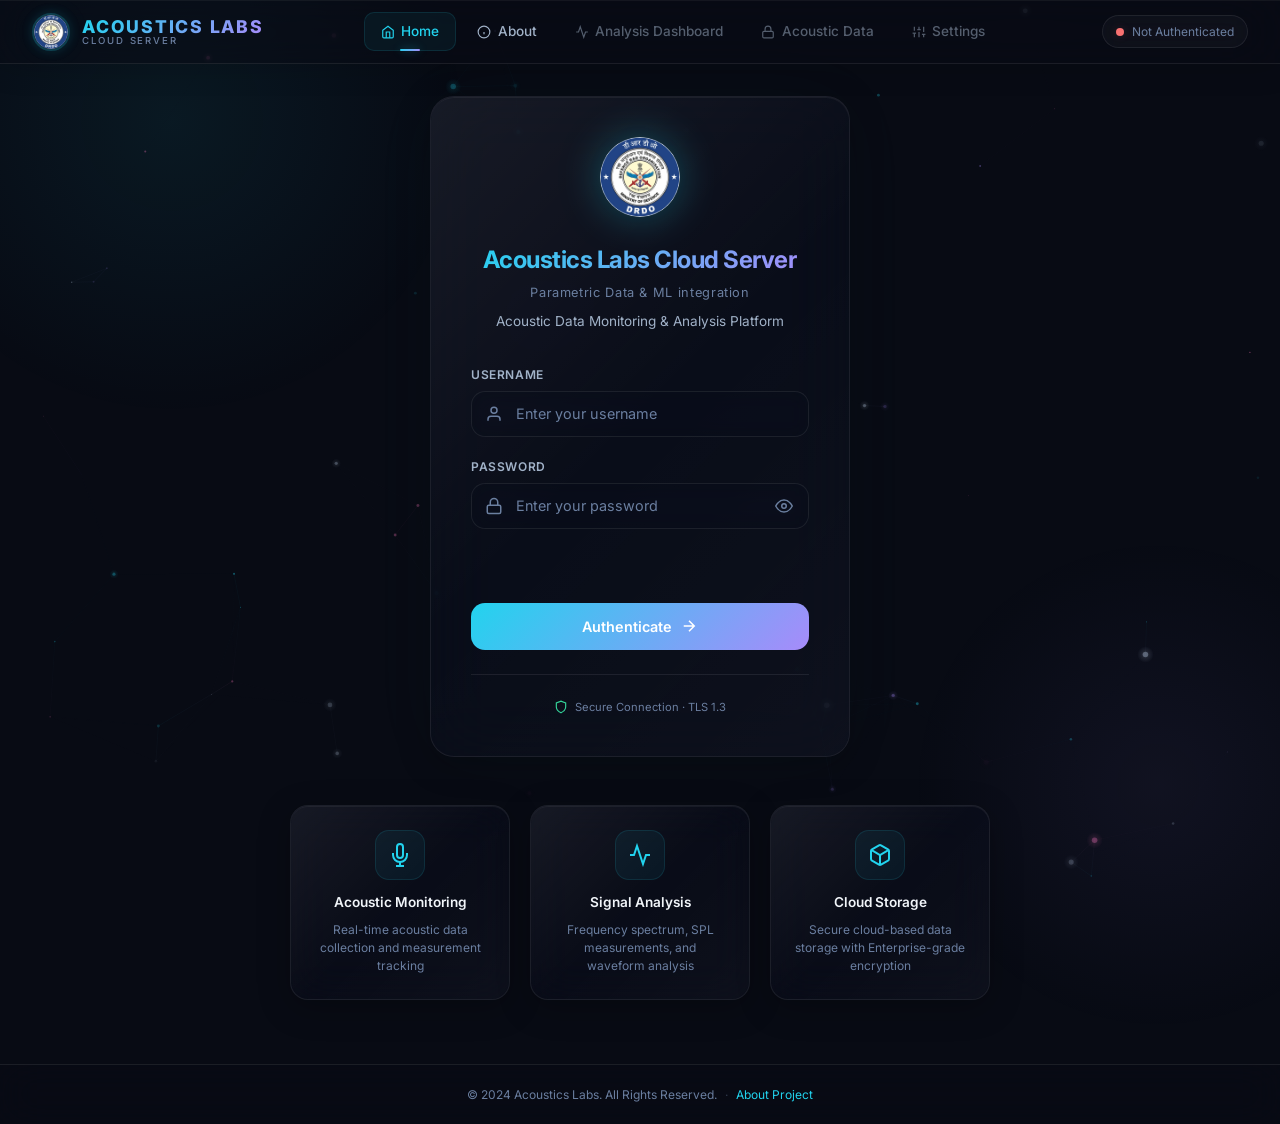
<file: settings.html>
<!DOCTYPE html>
<html lang="en">
<head>
    <meta charset="UTF-8">
    <meta name="viewport" content="width=device-width, initial-scale=1.0">
    <title>Settings — Acoustics Labs Cloud Server</title>
    <meta name="description" content="Configure Acoustics Labs Cloud Server settings for acoustic data monitoring and analysis.">
    <link rel="preconnect" href="https://fonts.googleapis.com">
    <link rel="preconnect" href="https://fonts.gstatic.com" crossorigin>
    <link href="https://fonts.googleapis.com/css2?family=Inter:wght@300;400;500;600;700;800&family=JetBrains+Mono:wght@400;500&display=swap" rel="stylesheet">
    <link rel="stylesheet" href="styles.css">
</head>
<body>
    <canvas id="particleCanvas"></canvas>

    <!-- Navigation Bar -->
    <nav class="navbar" id="navbar">
        <div class="nav-brand">
            <div class="brand-icon">
                <img src="logo.webp" alt="Acoustics Labs Logo" width="38" height="38" style="border-radius:50%; object-fit:cover;">
            </div>
            <div class="brand-text">
                <span class="brand-name">ACOUSTICS LABS</span>
                <span class="brand-sub">CLOUD SERVER</span>
            </div>
        </div>
        <div class="nav-links">
            <a href="index.html" class="nav-link" id="nav-home">
                <svg width="14" height="14" viewBox="0 0 24 24" fill="none" stroke="currentColor" stroke-width="2"><path d="M3 9l9-7 9 7v11a2 2 0 0 1-2 2H5a2 2 0 0 1-2-2z"></path><polyline points="9 22 9 12 15 12 15 22"></polyline></svg>
                Home
            </a>
            <a href="about.html" class="nav-link" id="nav-about">
                <svg width="14" height="14" viewBox="0 0 24 24" fill="none" stroke="currentColor" stroke-width="2"><circle cx="12" cy="12" r="10"></circle><line x1="12" y1="16" x2="12" y2="12"></line><line x1="12" y1="8" x2="12.01" y2="8"></line></svg>
                About
            </a>
            <a href="#" class="nav-link locked" id="nav-analysis" onclick="checkAuth('analysis.html')">
                <svg width="14" height="14" viewBox="0 0 24 24" fill="none" stroke="currentColor" stroke-width="2"><polyline points="22 12 18 12 15 21 9 3 6 12 2 12"/></svg>
                Analysis Dashboard
            </a>
            <a href="data.html" class="nav-link unlocked" id="nav-data">
                <svg width="14" height="14" viewBox="0 0 24 24" fill="none" stroke="currentColor" stroke-width="2"><rect x="3" y="11" width="18" height="11" rx="2"/><path d="M7 11V7a5 5 0 0110 0v4"/></svg>
                Acoustic Data
            </a>
            <a href="settings.html" class="nav-link active unlocked" id="nav-settings">
                <svg width="14" height="14" viewBox="0 0 24 24" fill="none" stroke="currentColor" stroke-width="2"><line x1="4" y1="21" x2="4" y2="14"></line><line x1="4" y1="10" x2="4" y2="3"></line><line x1="12" y1="21" x2="12" y2="12"></line><line x1="12" y1="8" x2="12" y2="3"></line><line x1="20" y1="21" x2="20" y2="16"></line><line x1="20" y1="12" x2="20" y2="3"></line><line x1="1" y1="14" x2="7" y2="14"></line><line x1="9" y1="8" x2="15" y2="8"></line><line x1="17" y1="16" x2="23" y2="16"></line></svg>
                Settings
            </a>
        </div>
        <div class="nav-status" id="navStatus">
            <span class="status-dot online"></span>
            <span class="status-text">Authenticated</span>
        </div>
    </nav>

    <!-- Settings Content -->
    <main class="page-container">
        <div class="settings-layout">
            <!-- Sidebar Nav -->
            <aside class="settings-nav">
                <ul class="settings-nav-list">
                    <li class="settings-nav-item active" onclick="scrollToSection('general')">
                        <svg width="18" height="18" viewBox="0 0 24 24" fill="none" stroke="currentColor" stroke-width="2"><circle cx="12" cy="12" r="3"/><path d="M19.4 15a1.65 1.65 0 00.33 1.82l.06.06a2 2 0 010 2.83 2 2 0 01-2.83 0l-.06-.06a1.65 1.65 0 00-1.82-.33 1.65 1.65 0 00-1 1.51V21a2 2 0 01-2 2 2 2 0 01-2-2v-.09A1.65 1.65 0 009 19.4a1.65 1.65 0 00-1.82.33l-.06.06a2 2 0 01-2.83 0 2 2 0 010-2.83l.06-.06A1.65 1.65 0 004.68 15a1.65 1.65 0 00-1.51-1H3a2 2 0 01-2-2 2 2 0 012-2h.09A1.65 1.65 0 004.6 9a1.65 1.65 0 00-.33-1.82l-.06-.06a2 2 0 010-2.83 2 2 0 012.83 0l.06.06A1.65 1.65 0 009 4.68a1.65 1.65 0 001-1.51V3a2 2 0 012-2 2 2 0 012 2v.09a1.65 1.65 0 001 1.51 1.65 1.65 0 001.82-.33l.06-.06a2 2 0 012.83 0 2 2 0 010 2.83l-.06.06A1.65 1.65 0 0019.32 9a1.65 1.65 0 001.51 1H21a2 2 0 012 2 2 2 0 01-2 2h-.09a1.65 1.65 0 00-1.51 1z"/></svg>
                        General
                    </li>
                    <li class="settings-nav-item" onclick="scrollToSection('acquisition')">
                        <svg width="18" height="18" viewBox="0 0 24 24" fill="none" stroke="currentColor" stroke-width="2"><path d="M12 1a3 3 0 00-3 3v8a3 3 0 006 0V4a3 3 0 00-3-3z"/><path d="M19 10v2a7 7 0 01-14 0v-2"/></svg>
                        Data Acquisition
                    </li>
                    <li class="settings-nav-item" onclick="scrollToSection('alerts')">
                        <svg width="18" height="18" viewBox="0 0 24 24" fill="none" stroke="currentColor" stroke-width="2"><path d="M18 8A6 6 0 006 8c0 7-3 9-3 9h18s-3-2-3-9"/><path d="M13.73 21a2 2 0 01-3.46 0"/></svg>
                        Alerts & Notifications
                    </li>
                    <li class="settings-nav-item" onclick="scrollToSection('display')">
                        <svg width="18" height="18" viewBox="0 0 24 24" fill="none" stroke="currentColor" stroke-width="2"><rect x="2" y="3" width="20" height="14" rx="2"/><line x1="8" y1="21" x2="16" y2="21"/><line x1="12" y1="17" x2="12" y2="21"/></svg>
                        Display
                    </li>
                    <li class="settings-nav-item" onclick="scrollToSection('export')">
                        <svg width="18" height="18" viewBox="0 0 24 24" fill="none" stroke="currentColor" stroke-width="2"><path d="M21 15v4a2 2 0 01-2 2H5a2 2 0 01-2-2v-4"/><polyline points="7 10 12 15 17 10"/><line x1="12" y1="15" x2="12" y2="3"/></svg>
                        Data Export
                    </li>
                    <li class="settings-nav-item" onclick="scrollToSection('account')">
                        <svg width="18" height="18" viewBox="0 0 24 24" fill="none" stroke="currentColor" stroke-width="2"><path d="M20 21v-2a4 4 0 00-4-4H8a4 4 0 00-4 4v2"/><circle cx="12" cy="7" r="4"/></svg>
                        Account
                    </li>
                    <li class="settings-nav-item" onclick="scrollToSection('admin')">
                        <svg width="18" height="18" viewBox="0 0 24 24" fill="none" stroke="currentColor" stroke-width="2"><path d="M12 22s8-4 8-10V5l-8-3-8 3v7c0 6 8 10 8 10z"/><path d="M8 11h8"/></svg>
                        Admin Actions
                    </li>
                </ul>
                <div style="margin-top:2rem; padding-top:1rem; border-top: 1px solid var(--border-subtle);">
                    <button class="logout-btn" onclick="logout()" style="width:100%; justify-content:center;">
                        <svg width="14" height="14" viewBox="0 0 24 24" fill="none" stroke="currentColor" stroke-width="2">
                            <path d="M9 21H5a2 2 0 01-2-2V5a2 2 0 012-2h4"/>
                            <polyline points="16 17 21 12 16 7"/>
                            <line x1="21" y1="12" x2="9" y2="12"/>
                        </svg>
                        Logout
                    </button>
                </div>
            </aside>

            <!-- Settings Content -->
            <div class="settings-content">
                <!-- General -->
                <div class="settings-section" id="general">
                    <h2 class="settings-section-title">General Settings</h2>
                    <p class="settings-section-desc">Configure general platform preferences</p>

                    <div class="setting-row">
                        <div class="setting-info">
                            <h4>Google Sheets Data Source</h4>
                            <p>Select which sheet tab to use for data and analysis</p>
                        </div>
                        <select class="setting-select" id="sheetSelector" onchange="changeSheet()">
                            <option value="">Loading...</option>
                        </select>
                    </div>

                    <div class="setting-row">
                        <div class="setting-info">
                            <h4>Server Name</h4>
                            <p>Display name for this server instance</p>
                        </div>
                        <input type="text" class="setting-input" value="ACOUSTICS LABS-AE-SERVER-01" onchange="markChanged()">
                    </div>

                    <div class="setting-row">
                        <div class="setting-info">
                            <h4>Auto-Refresh Data</h4>
                            <p>Automatically refresh data table at set intervals</p>
                        </div>
                        <label class="toggle-switch">
                            <input type="checkbox" checked onchange="markChanged()">
                            <span class="toggle-slider"></span>
                        </label>
                    </div>

                    <div class="setting-row">
                        <div class="setting-info">
                            <h4>Auto-Reanalyze & Refresh Interval</h4>
                            <p>How often to auto reanalyze and refresh data</p>
                        </div>
                        <select class="setting-select" id="refreshInterval" onchange="markChanged()">
                            <option value="3">3 seconds</option>
                            <option value="5" selected>5 seconds</option>
                            <option value="10">10 seconds</option>
                            <option value="30">30 seconds</option>
                            <option value="60">1 minute</option>
                        </select>
                    </div>

                    <div class="setting-row">
                        <div class="setting-info">
                            <h4>Timezone</h4>
                            <p>Timezone for displaying timestamps</p>
                        </div>
                        <select class="setting-select" onchange="markChanged()">
                            <option value="IST" selected>IST (UTC+5:30)</option>
                            <option value="UTC">UTC</option>
                            <option value="EST">EST (UTC-5)</option>
                            <option value="PST">PST (UTC-8)</option>
                        </select>
                    </div>
                </div>

                <!-- Data Acquisition -->
                <div class="settings-section" id="acquisition">
                    <h2 class="settings-section-title">Data Acquisition</h2>
                    <p class="settings-section-desc">Configure acoustic data collection parameters</p>

                    <div class="setting-row">
                        <div class="setting-info">
                            <h4>Sample Rate</h4>
                            <p>Sampling frequency for data acquisition</p>
                        </div>
                        <select class="setting-select" onchange="markChanged()">
                            <option value="8000">8 kHz</option>
                            <option value="16000">16 kHz</option>
                            <option value="44100">44.1 kHz</option>
                            <option value="48000" selected>48 kHz</option>
                            <option value="96000">96 kHz</option>
                        </select>
                    </div>

                    <div class="setting-row">
                        <div class="setting-info">
                            <h4>Bit Depth</h4>
                            <p>Resolution of each sample</p>
                        </div>
                        <select class="setting-select" onchange="markChanged()">
                            <option value="16">16-bit</option>
                            <option value="24" selected>24-bit</option>
                            <option value="32">32-bit</option>
                        </select>
                    </div>

                    <div class="setting-row">
                        <div class="setting-info">
                            <h4>Active Channels</h4>
                            <p>Number of channels to monitor</p>
                        </div>
                        <select class="setting-select" onchange="markChanged()">
                            <option value="1">1 Channel</option>
                            <option value="2">2 Channels</option>
                            <option value="3">3 Channels</option>
                            <option value="4" selected>4 Channels</option>
                        </select>
                    </div>

                    <div class="setting-row">
                        <div class="setting-info">
                            <h4>Continuous Recording</h4>
                            <p>Record data continuously without gaps</p>
                        </div>
                        <label class="toggle-switch">
                            <input type="checkbox" checked onchange="markChanged()">
                            <span class="toggle-slider"></span>
                        </label>
                    </div>

                    <div class="setting-row">
                        <div class="setting-info">
                            <h4>Gain (dB)</h4>
                            <p>Input amplifier gain for all channels</p>
                        </div>
                        <input type="number" class="setting-input" value="0" min="-20" max="40" step="1" onchange="markChanged()">
                    </div>
                </div>

                <!-- Alerts -->
                <div class="settings-section" id="alerts">
                    <h2 class="settings-section-title">Alerts & Notifications</h2>
                    <p class="settings-section-desc">Set threshold alerts for acoustic measurements</p>

                    <div class="setting-row">
                        <div class="setting-info">
                            <h4>Enable Alerts</h4>
                            <p>Receive alerts when thresholds are exceeded</p>
                        </div>
                        <label class="toggle-switch">
                            <input type="checkbox" checked onchange="markChanged()">
                            <span class="toggle-slider"></span>
                        </label>
                    </div>

                    <div class="setting-row">
                        <div class="setting-info">
                            <h4>SPL Warning Threshold</h4>
                            <p>SPL level (dB) that triggers a warning</p>
                        </div>
                        <input type="number" class="setting-input" value="75" min="0" max="140" step="1" onchange="markChanged()">
                    </div>

                    <div class="setting-row">
                        <div class="setting-info">
                            <h4>Energy Decay Rate</h4>
                            <p>Rate at which retained energy decays within the five-minute analysis window (µJ per minute)</p>
                        </div>
                        <select class="setting-select" id="energyDecayRate" onchange="saveDecayRate()">
                            <option value="1">1 µJ / min</option>
                            <option value="5">5 µJ / min</option>
                            <option value="10">10 µJ / min</option>
                        </select>
                    </div>

                    <div class="setting-row">
                        <div class="setting-info">
                            <h4>SPL Critical Threshold</h4>
                            <p>SPL level (dB) that triggers a critical alert</p>
                        </div>
                        <input type="number" class="setting-input" value="90" min="0" max="140" step="1" onchange="markChanged()">
                    </div>

                    <div class="setting-row">
                        <div class="setting-info">
                            <h4>Email Notifications</h4>
                            <p>Send email alerts for critical events</p>
                        </div>
                        <label class="toggle-switch">
                            <input type="checkbox" onchange="markChanged()">
                            <span class="toggle-slider"></span>
                        </label>
                    </div>

                    <div class="setting-row">
                        <div class="setting-info">
                            <h4>Notification Email</h4>
                            <p>Email address for receiving alerts</p>
                        </div>
                        <input type="email" class="setting-input" placeholder="user@acousticslabs.com" onchange="markChanged()">
                    </div>

                    <div class="setting-row">
                        <div class="setting-info">
                            <h4>Acoustic Push Notifications</h4>
                            <p>Browser notifications when live acoustic energy reaches WARNING or CRITICAL thresholds</p>
                        </div>
                        <label class="toggle-switch">
                            <input type="checkbox" id="mlPushToggle" checked onchange="toggleMLPush(this)">
                            <span class="toggle-slider"></span>
                        </label>
                    </div>
                </div>

                <!-- Display -->
                <div class="settings-section" id="display">
                    <h2 class="settings-section-title">Display</h2>
                    <p class="settings-section-desc">Customize data display preferences</p>

                    <div class="setting-row">
                        <div class="setting-info">
                            <h4>Rows Per Page</h4>
                            <p>Number of records to show per table page</p>
                        </div>
                        <select class="setting-select" onchange="markChanged()">
                            <option value="10">10 rows</option>
                            <option value="20" selected>20 rows</option>
                            <option value="50">50 rows</option>
                            <option value="100">100 rows</option>
                        </select>
                    </div>

                    <div class="setting-row">
                        <div class="setting-info">
                            <h4>Show Status Indicators</h4>
                            <p>Display colored status badges in data table</p>
                        </div>
                        <label class="toggle-switch">
                            <input type="checkbox" checked onchange="markChanged()">
                            <span class="toggle-slider"></span>
                        </label>
                    </div>

                    <div class="setting-row">
                        <div class="setting-info">
                            <h4>Compact View</h4>
                            <p>Reduce table row height for more data visibility</p>
                        </div>
                        <label class="toggle-switch">
                            <input type="checkbox" onchange="markChanged()">
                            <span class="toggle-slider"></span>
                        </label>
                    </div>

                    <div class="setting-row">
                        <div class="setting-info">
                            <h4>Particle Background</h4>
                            <p>Show animated particle background effect</p>
                        </div>
                        <label class="toggle-switch">
                            <input type="checkbox" checked onchange="markChanged()">
                            <span class="toggle-slider"></span>
                        </label>
                    </div>
                </div>

                <!-- Data Export -->
                <div class="settings-section" id="export">
                    <h2 class="settings-section-title">Data Export</h2>
                    <p class="settings-section-desc">Configure data export preferences</p>

                    <div class="setting-row">
                        <div class="setting-info">
                            <h4>Default Format</h4>
                            <p>Default file format for data exports</p>
                        </div>
                        <select class="setting-select" onchange="markChanged()">
                            <option value="csv" selected>CSV</option>
                            <option value="json">JSON</option>
                            <option value="xlsx">XLSX</option>
                            <option value="mat">MATLAB (.mat)</option>
                        </select>
                    </div>

                    <div class="setting-row">
                        <div class="setting-info">
                            <h4>Include Headers</h4>
                            <p>Include column headers in exported files</p>
                        </div>
                        <label class="toggle-switch">
                            <input type="checkbox" checked onchange="markChanged()">
                            <span class="toggle-slider"></span>
                        </label>
                    </div>

                    <div class="setting-row">
                        <div class="setting-info">
                            <h4>Date Format</h4>
                            <p>Date format used in exports</p>
                        </div>
                        <select class="setting-select" onchange="markChanged()">
                            <option value="iso" selected>ISO 8601 (YYYY-MM-DD)</option>
                            <option value="us">US (MM/DD/YYYY)</option>
                            <option value="eu">EU (DD/MM/YYYY)</option>
                            <option value="unix">Unix Timestamp</option>
                        </select>
                    </div>
                </div>

                <!-- Account -->
                <div class="settings-section" id="account">
                    <h2 class="settings-section-title">Account</h2>
                    <p class="settings-section-desc">Manage your account settings</p>

                    <div class="setting-row">
                        <div class="setting-info">
                            <h4>Session Timeout</h4>
                            <p>Auto-logout after inactivity period</p>
                        </div>
                        <select class="setting-select" onchange="markChanged()">
                            <option value="15">15 minutes</option>
                            <option value="30" selected>30 minutes</option>
                            <option value="60">1 hour</option>
                            <option value="120">2 hours</option>
                        </select>
                    </div>

                    <div class="setting-row">
                        <div class="setting-info">
                            <h4>Two-Factor Authentication</h4>
                            <p>Require 2FA for login (coming soon)</p>
                        </div>
                        <label class="toggle-switch">
                            <input type="checkbox" disabled>
                            <span class="toggle-slider" style="opacity:0.4"></span>
                        </label>
                    </div>
                </div>

                <!-- Admin -->
                <div class="settings-section" id="admin">
                    <h2 class="settings-section-title" style="color: #ef4444;">Admin Actions</h2>
                    <p class="settings-section-desc">Dangerous actions that affect the entire platform</p>

                    <div class="setting-row" style="align-items: center; background: rgba(239, 68, 68, 0.05); border: 1px solid rgba(239, 68, 68, 0.2); padding: 16px; border-radius: 8px;">
                        <div class="setting-info" style="flex: 1;">
                            <h4 style="color: #ef4444;">Clear Database</h4>
                            <p style="color: var(--text-secondary);">Permanently delete all acoustic data records from the cloud storage (Sheet1). Headers will be kept intact.</p>
                        </div>
                        <button onclick="clearDatabase()" style="background: rgba(239, 68, 68, 0.1); color: #ef4444; border: 1px solid rgba(239, 68, 68, 0.3); padding: 8px 16px; border-radius: 6px; cursor: pointer; font-weight: 500; transition: all 0.2s;">
                            Clear Data
                        </button>
                    </div>
                </div>
            </div>
        </div>
    </main>

    <!-- Save Bar -->
    <div class="save-bar" id="saveBar">
        <span style="font-size:0.8rem;color:var(--text-secondary);margin-right:auto;">You have unsaved changes</span>
        <button class="action-btn" onclick="discardChanges()">Discard</button>
        <button class="action-btn primary" onclick="saveSettings()">
            <svg width="14" height="14" viewBox="0 0 24 24" fill="none" stroke="currentColor" stroke-width="2">
                <path d="M19 21H5a2 2 0 01-2-2V5a2 2 0 012-2h11l5 5v11a2 2 0 01-2 2z"/>
                <polyline points="17 21 17 13 7 13 7 21"/>
                <polyline points="7 3 7 8 15 8"/>
            </svg>
            Save Changes
        </button>
    </div>

    <!-- Footer -->
    <footer class="footer" style="margin-bottom: 0;">
        <div class="footer-content">
            <span>© 2024 Acoustics Labs. All Rights Reserved.</span>
            <span class="footer-sep">·</span>
            <a href="about.html" class="footer-link">About Project</a>
        </div>
    </footer>

    <script src="auth.js"></script>
    <script src="particles.js"></script>
    <script>
        let hasChanges = false;
        const WEBHOOK_URL = 'https://script.google.com/macros/s/AKfycbyl8_JXkMrk6-D9MQVITdHocBVI7WjEEkE7CfOKLRJ-i73M1rqOtCiw_JYW3N4EttNzmA/exec';

        document.addEventListener('DOMContentLoaded', () => {
            if (!requireAuth()) return;
            updateNavStatus(true);
            fetchAvailableSheets();

            // Restore saved refresh interval
            const savedInterval = localStorage.getItem('refreshInterval') || '5';
            const intervalSelect = document.getElementById('refreshInterval');
            if (intervalSelect) intervalSelect.value = savedInterval;

            // Restore ML push notification toggle
            const mlPushSaved = localStorage.getItem('mlPushNotifications');
            const mlPushToggle = document.getElementById('mlPushToggle');
            if (mlPushToggle && mlPushSaved !== null) {
                mlPushToggle.checked = mlPushSaved !== 'false';
            }

            // Restore Energy Decay Rate
            const savedDecayRate = localStorage.getItem('energyDecayRate') || '5';
            const decaySelect = document.getElementById('energyDecayRate');
            if (decaySelect) decaySelect.value = savedDecayRate;
        });

        function toggleMLPush(checkbox) {
            localStorage.setItem('mlPushNotifications', checkbox.checked ? 'true' : 'false');
            markChanged();
        }

        function saveDecayRate() {
            const select = document.getElementById('energyDecayRate');
            if (select) {
                localStorage.setItem('energyDecayRate', select.value);
                markChanged();
            }
        }

        function fetchAvailableSheets() {
            fetch(WEBHOOK_URL + "?action=get_sheets")
                .then(r => r.json())
                .then(data => {
                    if (data.status === "success" && data.sheets) {
                        const sel = document.getElementById('sheetSelector');
                        sel.innerHTML = '';
                        const savedSheet = localStorage.getItem('selectedSheet') || 'Sheet1';
                        data.sheets.forEach(s => {
                            const opt = document.createElement('option');
                            opt.value = s;
                            opt.textContent = s;
                            if (s === savedSheet) opt.selected = true;
                            sel.appendChild(opt);
                        });
                    }
                })
                .catch(err => console.error("Failed to load sheets list", err));
        }

        function changeSheet() {
            const sheet = document.getElementById('sheetSelector').value;
            localStorage.setItem('selectedSheet', sheet);
            markChanged();
        }

        function scrollToSection(id) {
            const el = document.getElementById(id);
            if (el) {
                el.scrollIntoView({ behavior: 'smooth', block: 'start' });
                
                // Update active nav
                document.querySelectorAll('.settings-nav-item').forEach(item => {
                    item.classList.remove('active');
                });
                event.currentTarget.classList.add('active');
            }
        }

        function markChanged() {
            hasChanges = true;
            document.getElementById('saveBar').classList.add('visible');
        }

        function discardChanges() {
            hasChanges = false;
            document.getElementById('saveBar').classList.remove('visible');
            showToast('Changes discarded');
        }

        function saveSettings() {
            hasChanges = false;
            document.getElementById('saveBar').classList.remove('visible');

            // Persist refresh interval to localStorage
            const intervalSelect = document.getElementById('refreshInterval');
            if (intervalSelect) {
                localStorage.setItem('refreshInterval', intervalSelect.value);
            }

            showToast('Settings saved successfully');
        }

        // Highlight active section on scroll
        window.addEventListener('scroll', () => {
            const sections = document.querySelectorAll('.settings-section');
            const navItems = document.querySelectorAll('.settings-nav-item');
            
            let current = '';
            sections.forEach(section => {
                const sectionTop = section.offsetTop - 120;
                if (window.scrollY >= sectionTop) {
                    current = section.id;
                }
            });

            navItems.forEach((item, i) => {
                item.classList.remove('active');
                const sectionIds = ['general', 'acquisition', 'alerts', 'display', 'export', 'account', 'admin'];
                if (sectionIds[i] === current) {
                    item.classList.add('active');
                }
            });
        });

        // Clear Database Logic
        async function clearDatabase() {
            const confirmed = confirm("WARNING: This will permanently delete all records from Sheet1.\n\nAre you sure you want to proceed?");
            if (!confirmed) return;
            
            const webAppUrl = prompt("Please enter the Google Apps Script Web App URL to execute this command:", localStorage.getItem('gas_url') || "");
            if (!webAppUrl) return;
            
            // Save for future use
            localStorage.setItem('gas_url', webAppUrl);
            
            showToast("Sending clear command...");
            
            try {
                const response = await fetch(webAppUrl, {
                    method: "POST",
                    headers: { "Content-Type": "text/plain" }, // using text/plain to avoid CORS preflight issues sometimes
                    body: JSON.stringify({ action: "clear" })
                });
                
                const data = await response.json();
                if (data.status === "success") {
                    showToast("Success: " + data.message);
                } else {
                    alert("Error: " + data.message);
                }
            } catch (err) {
                console.error(err);
                alert("Failed to clear database. Make sure the Web App URL is correct and deployed with 'Anyone' access.\n\nError: " + err.message);
            }
        }

        // Warn before leaving with unsaved changes
        window.addEventListener('beforeunload', (e) => {
            if (hasChanges) {
                e.preventDefault();
                e.returnValue = '';
            }
        });
    </script>
</body>
</html>
</file>
<file: styles.css>
/* ============================================
   SSPL Cloud Server — Glassmorphism Theme
   ============================================ */

/* CSS Custom Properties */
:root {
    /* Colors - Dark Glassy Theme */
    --bg-primary: #080b14;
    --bg-secondary: rgba(12, 18, 35, 0.6);
    --bg-tertiary: rgba(18, 26, 48, 0.5);
    --bg-card: rgba(15, 20, 40, 0.4);
    --bg-card-hover: rgba(20, 28, 55, 0.55);
    --bg-input: rgba(10, 15, 30, 0.5);
    --bg-glass: rgba(15, 20, 40, 0.35);

    /* Glass Properties */
    --glass-blur: 20px;
    --glass-blur-heavy: 32px;
    --glass-border: rgba(255, 255, 255, 0.08);
    --glass-border-hover: rgba(255, 255, 255, 0.14);
    --glass-border-accent: rgba(6, 182, 212, 0.25);
    --glass-shine: linear-gradient(135deg, rgba(255,255,255,0.06) 0%, transparent 50%, rgba(255,255,255,0.02) 100%);
    --glass-inner-glow: inset 0 1px 0 rgba(255, 255, 255, 0.05);

    /* Accent Colors */
    --cyan: #22d3ee;
    --cyan-glow: rgba(34, 211, 238, 0.25);
    --violet: #a78bfa;
    --violet-glow: rgba(167, 139, 250, 0.25);
    --pink: #f472b6;
    --pink-glow: rgba(244, 114, 182, 0.25);
    --emerald: #34d399;
    --emerald-glow: rgba(52, 211, 153, 0.25);
    --amber: #fbbf24;
    --red: #f87171;
    --red-glow: rgba(248, 113, 113, 0.15);

    /* Gradients */
    --gradient-brand: linear-gradient(135deg, #22d3ee, #a78bfa);
    --gradient-brand-ext: linear-gradient(135deg, #22d3ee, #a78bfa, #f472b6);
    --gradient-card: linear-gradient(135deg, rgba(34, 211, 238, 0.04), rgba(167, 139, 250, 0.04));
    --gradient-glow: radial-gradient(ellipse at center, rgba(34, 211, 238, 0.12), transparent 70%);

    /* Text Colors */
    --text-primary: #f1f5f9;
    --text-secondary: #a1b2c8;
    --text-tertiary: #6b7fa0;
    --text-accent: #22d3ee;

    /* Borders */
    --border-subtle: rgba(255, 255, 255, 0.06);
    --border-medium: rgba(255, 255, 255, 0.1);
    --border-accent: rgba(34, 211, 238, 0.25);

    /* Shadows */
    --shadow-sm: 0 2px 8px rgba(0, 0, 0, 0.2);
    --shadow-md: 0 4px 16px rgba(0, 0, 0, 0.3);
    --shadow-lg: 0 8px 40px rgba(0, 0, 0, 0.4);
    --shadow-glow: 0 0 50px rgba(34, 211, 238, 0.08);
    --shadow-glass: 0 8px 32px rgba(0, 0, 0, 0.25), inset 0 1px 0 rgba(255, 255, 255, 0.05);

    /* Spacing */
    --nav-height: 64px;

    /* Typography */
    --font-main: 'Inter', -apple-system, BlinkMacSystemFont, sans-serif;
    --font-mono: 'JetBrains Mono', 'Fira Code', monospace;

    /* Transitions */
    --ease-out: cubic-bezier(0.16, 1, 0.3, 1);
    --ease-spring: cubic-bezier(0.34, 1.56, 0.64, 1);
}

/* Reset & Base */
*, *::before, *::after {
    margin: 0;
    padding: 0;
    box-sizing: border-box;
}

html {
    scroll-behavior: smooth;
}

body {
    font-family: var(--font-main);
    background: var(--bg-primary);
    color: var(--text-primary);
    min-height: 100vh;
    overflow-x: hidden;
    line-height: 1.6;
    -webkit-font-smoothing: antialiased;
    -moz-osx-font-smoothing: grayscale;
}

/* Ambient glow background blobs */
body::before {
    content: '';
    position: fixed;
    top: -20%;
    left: -10%;
    width: 600px;
    height: 600px;
    background: radial-gradient(circle, rgba(34, 211, 238, 0.07) 0%, transparent 70%);
    border-radius: 50%;
    z-index: 0;
    pointer-events: none;
    animation: float-blob 20s ease-in-out infinite;
}

body::after {
    content: '';
    position: fixed;
    bottom: -15%;
    right: -10%;
    width: 500px;
    height: 500px;
    background: radial-gradient(circle, rgba(167, 139, 250, 0.06) 0%, transparent 70%);
    border-radius: 50%;
    z-index: 0;
    pointer-events: none;
    animation: float-blob 25s ease-in-out infinite reverse;
}

@keyframes float-blob {
    0%, 100% { transform: translate(0, 0) scale(1); }
    33% { transform: translate(40px, -30px) scale(1.05); }
    66% { transform: translate(-20px, 20px) scale(0.95); }
}

/* Particle Canvas Background */
#particleCanvas {
    position: fixed;
    top: 0;
    left: 0;
    width: 100%;
    height: 100%;
    z-index: 0;
    pointer-events: none;
}

/* ============================================
   Glass Mixin Helper (applied via classes)
   ============================================ */

/* ============================================
   Navigation Bar
   ============================================ */
.navbar {
    position: fixed;
    top: 0;
    left: 0;
    right: 0;
    height: var(--nav-height);
    display: flex;
    align-items: center;
    justify-content: space-between;
    padding: 0 2rem;
    background: rgba(8, 11, 20, 0.5);
    backdrop-filter: blur(var(--glass-blur-heavy));
    -webkit-backdrop-filter: blur(var(--glass-blur-heavy));
    border-bottom: 1px solid var(--glass-border);
    box-shadow: 0 4px 30px rgba(0, 0, 0, 0.15), var(--glass-inner-glow);
    z-index: 1000;
    transition: all 0.3s var(--ease-out);
}

.nav-brand {
    display: flex;
    align-items: center;
    gap: 0.75rem;
    text-decoration: none;
    cursor: pointer;
}

.brand-icon {
    display: flex;
    align-items: center;
    animation: pulse-glow 3s ease-in-out infinite;
}

.brand-icon img {
    border: 2px solid rgba(34, 211, 238, 0.25) !important;
    box-shadow: 0 0 12px rgba(34, 211, 238, 0.15), 0 0 30px rgba(34, 211, 238, 0.05);
    transition: all 0.3s ease;
}

.brand-icon img:hover {
    border-color: rgba(34, 211, 238, 0.4) !important;
    box-shadow: 0 0 18px rgba(34, 211, 238, 0.25), 0 0 40px rgba(34, 211, 238, 0.08);
}

@keyframes pulse-glow {
    0%, 100% { filter: drop-shadow(0 0 6px rgba(34, 211, 238, 0.3)); }
    50% { filter: drop-shadow(0 0 16px rgba(34, 211, 238, 0.6)); }
}

.brand-text {
    display: flex;
    flex-direction: column;
    line-height: 1.1;
}

.brand-name {
    font-size: 1.1rem;
    font-weight: 800;
    letter-spacing: 0.1em;
    background: var(--gradient-brand);
    -webkit-background-clip: text;
    background-clip: text;
    -webkit-text-fill-color: transparent;
}

.brand-sub {
    font-size: 0.6rem;
    font-weight: 500;
    letter-spacing: 0.2em;
    color: var(--text-tertiary);
    text-transform: uppercase;
}

.nav-links {
    display: flex;
    align-items: center;
    gap: 0.25rem;
}

.nav-link {
    display: flex;
    align-items: center;
    gap: 0.4rem;
    padding: 0.5rem 1rem;
    font-size: 0.85rem;
    font-weight: 500;
    color: var(--text-secondary);
    text-decoration: none;
    border-radius: 10px;
    transition: all 0.25s var(--ease-out);
    position: relative;
    border: 1px solid transparent;
}

.nav-link:hover {
    color: var(--text-primary);
    background: rgba(255, 255, 255, 0.04);
    border-color: var(--glass-border);
}

.nav-link.active {
    color: var(--cyan);
    background: rgba(34, 211, 238, 0.06);
    border-color: rgba(34, 211, 238, 0.12);
}

.nav-link.active::after {
    content: '';
    position: absolute;
    bottom: -1px;
    left: 50%;
    transform: translateX(-50%);
    width: 20px;
    height: 2px;
    background: var(--gradient-brand);
    border-radius: 1px;
    box-shadow: 0 0 8px rgba(34, 211, 238, 0.4);
}

.nav-link.locked {
    opacity: 0.5;
}

.nav-link.locked:hover {
    opacity: 0.75;
}

.nav-link.unlocked {
    opacity: 1;
}

.nav-status {
    display: flex;
    align-items: center;
    gap: 0.5rem;
    padding: 0.4rem 0.8rem;
    font-size: 0.75rem;
    color: var(--text-tertiary);
    border: 1px solid var(--glass-border);
    border-radius: 20px;
    background: rgba(255, 255, 255, 0.03);
    backdrop-filter: blur(10px);
}

.status-dot {
    width: 8px;
    height: 8px;
    border-radius: 50%;
    transition: all 0.3s;
}

.status-dot.offline {
    background: var(--red);
    box-shadow: 0 0 10px var(--red-glow);
}

.status-dot.online {
    background: var(--emerald);
    box-shadow: 0 0 10px var(--emerald-glow);
    animation: status-pulse 2s ease-in-out infinite;
}

@keyframes status-pulse {
    0%, 100% { box-shadow: 0 0 6px rgba(52, 211, 153, 0.3); }
    50% { box-shadow: 0 0 16px rgba(52, 211, 153, 0.6); }
}

/* ============================================
   Login Page
   ============================================ */
.login-container {
    position: relative;
    z-index: 1;
    min-height: 100vh;
    display: flex;
    flex-direction: column;
    align-items: center;
    justify-content: center;
    padding: calc(var(--nav-height) + 2rem) 2rem 4rem;
    gap: 3rem;
}

.login-card {
    position: relative;
    width: 100%;
    max-width: 420px;
    background: rgba(12, 16, 32, 0.45);
    border: 1px solid var(--glass-border);
    border-radius: 24px;
    padding: 2.5rem;
    backdrop-filter: blur(var(--glass-blur-heavy));
    -webkit-backdrop-filter: blur(var(--glass-blur-heavy));
    box-shadow: var(--shadow-glass), 0 0 80px rgba(34, 211, 238, 0.03);
    opacity: 0;
    transform: translateY(20px);
    transition: all 0.6s var(--ease-out);
    overflow: hidden;
}

/* Glass shine overlay */
.login-card::before {
    content: '';
    position: absolute;
    top: 0;
    left: 0;
    right: 0;
    bottom: 0;
    background: var(--glass-shine);
    border-radius: 24px;
    pointer-events: none;
    z-index: 0;
}

.login-card > * {
    position: relative;
    z-index: 1;
}

.login-card.visible {
    opacity: 1;
    transform: translateY(0);
}

.login-card.shake {
    animation: shake 0.6s var(--ease-out);
}

@keyframes shake {
    0%, 100% { transform: translateX(0); }
    20% { transform: translateX(-10px); }
    40% { transform: translateX(10px); }
    60% { transform: translateX(-6px); }
    80% { transform: translateX(6px); }
}

.card-glow {
    position: absolute;
    top: -1px;
    left: -1px;
    right: -1px;
    bottom: -1px;
    border-radius: 24px;
    background: var(--gradient-brand-ext);
    opacity: 0;
    z-index: -1;
    transition: opacity 0.5s;
    filter: blur(25px);
}

.login-card:hover .card-glow {
    opacity: 0.12;
}

.login-card:hover {
    border-color: var(--glass-border-hover);
    box-shadow: var(--shadow-glass), 0 0 80px rgba(34, 211, 238, 0.06);
}

.login-header {
    text-align: center;
    margin-bottom: 2rem;
}

.login-icon {
    margin-bottom: 1rem;
}

.login-title {
    font-size: 1.5rem;
    font-weight: 700;
    letter-spacing: -0.02em;
    background: var(--gradient-brand);
    -webkit-background-clip: text;
    background-clip: text;
    -webkit-text-fill-color: transparent;
}

.login-subtitle {
    font-size: 0.8rem;
    color: var(--text-tertiary);
    margin-top: 0.25rem;
    letter-spacing: 0.05em;
}

.login-desc {
    font-size: 0.85rem;
    color: var(--text-secondary);
    margin-top: 0.5rem;
}

/* Form Styles */
.login-form {
    display: flex;
    flex-direction: column;
    gap: 1.25rem;
}

.form-group {
    display: flex;
    flex-direction: column;
    gap: 0.4rem;
}

.form-label {
    font-size: 0.75rem;
    font-weight: 600;
    color: var(--text-secondary);
    letter-spacing: 0.05em;
    text-transform: uppercase;
}

.input-wrapper {
    position: relative;
    display: flex;
    align-items: center;
}

.input-icon {
    position: absolute;
    left: 14px;
    color: var(--text-tertiary);
    transition: color 0.3s;
    z-index: 1;
}

.input-wrapper input {
    width: 100%;
    padding: 0.85rem 1rem 0.85rem 2.75rem;
    background: rgba(8, 12, 25, 0.5);
    border: 1px solid var(--glass-border);
    border-radius: 14px;
    color: var(--text-primary);
    font-family: var(--font-main);
    font-size: 0.9rem;
    transition: all 0.3s var(--ease-out);
    outline: none;
    backdrop-filter: blur(10px);
}

.input-wrapper input::placeholder {
    color: var(--text-tertiary);
}

.input-wrapper input:focus {
    border-color: rgba(34, 211, 238, 0.35);
    box-shadow: 0 0 0 3px rgba(34, 211, 238, 0.08), 0 0 20px rgba(34, 211, 238, 0.05);
    background: rgba(8, 12, 25, 0.7);
}

.input-wrapper input:focus ~ .input-focus-line {
    transform: scaleX(1);
}

.input-wrapper:has(input:focus) .input-icon {
    color: var(--cyan);
}

.input-focus-line {
    position: absolute;
    bottom: 0;
    left: 14px;
    right: 14px;
    height: 2px;
    background: var(--gradient-brand);
    border-radius: 1px;
    transform: scaleX(0);
    transform-origin: center;
    transition: transform 0.3s var(--ease-out);
    box-shadow: 0 0 8px rgba(34, 211, 238, 0.3);
}

.toggle-password {
    position: absolute;
    right: 12px;
    background: none;
    border: none;
    color: var(--text-tertiary);
    cursor: pointer;
    padding: 4px;
    display: flex;
    align-items: center;
    transition: color 0.3s;
    z-index: 1;
}

.toggle-password:hover {
    color: var(--text-secondary);
}

/* Error message */
.form-error {
    display: flex;
    align-items: center;
    gap: 0.5rem;
    padding: 0.75rem 1rem;
    background: rgba(248, 113, 113, 0.08);
    border: 1px solid rgba(248, 113, 113, 0.15);
    border-radius: 12px;
    color: #fca5a5;
    font-size: 0.8rem;
    opacity: 0;
    transform: translateY(-10px);
    max-height: 0;
    overflow: hidden;
    transition: all 0.3s var(--ease-out);
    backdrop-filter: blur(10px);
}

.form-error.show {
    opacity: 1;
    transform: translateY(0);
    max-height: 60px;
    margin-top: 0.25rem;
}

/* Login Button */
.login-btn {
    display: flex;
    align-items: center;
    justify-content: center;
    gap: 0.5rem;
    width: 100%;
    padding: 0.9rem;
    margin-top: 0.5rem;
    background: var(--gradient-brand);
    border: none;
    border-radius: 14px;
    color: white;
    font-family: var(--font-main);
    font-size: 0.9rem;
    font-weight: 600;
    cursor: pointer;
    transition: all 0.3s var(--ease-out);
    position: relative;
    overflow: hidden;
}

.login-btn::before {
    content: '';
    position: absolute;
    inset: 0;
    background: linear-gradient(135deg, rgba(255,255,255,0.15), transparent 60%);
    opacity: 0;
    transition: opacity 0.3s;
}

.login-btn:hover {
    transform: translateY(-2px);
    box-shadow: 0 8px 30px rgba(34, 211, 238, 0.25), 0 0 60px rgba(34, 211, 238, 0.1);
}

.login-btn:hover::before {
    opacity: 1;
}

.login-btn:active {
    transform: translateY(0);
}

.login-btn .btn-loader {
    display: none;
    animation: spin 1s linear infinite;
}

.login-btn.loading .btn-text,
.login-btn.loading .btn-arrow {
    display: none;
}

.login-btn.loading .btn-loader {
    display: block;
}

.login-btn.success {
    background: linear-gradient(135deg, #34d399, #059669);
}

@keyframes spin {
    from { transform: rotate(0deg); }
    to { transform: rotate(360deg); }
}

/* Login Footer */
.login-footer {
    display: flex;
    justify-content: center;
    margin-top: 1.5rem;
    padding-top: 1.5rem;
    border-top: 1px solid var(--glass-border);
}

.security-badge {
    display: flex;
    align-items: center;
    gap: 0.4rem;
    font-size: 0.7rem;
    color: var(--text-tertiary);
}

.security-badge svg {
    color: var(--emerald);
}

/* Info Cards */
.info-section {
    display: grid;
    grid-template-columns: repeat(3, 1fr);
    gap: 1.25rem;
    max-width: 700px;
    width: 100%;
}

.info-card {
    padding: 1.5rem;
    background: rgba(12, 16, 32, 0.35);
    border: 1px solid var(--glass-border);
    border-radius: 18px;
    text-align: center;
    backdrop-filter: blur(var(--glass-blur));
    -webkit-backdrop-filter: blur(var(--glass-blur));
    transition: all 0.4s var(--ease-out);
    opacity: 0;
    transform: translateY(20px);
    position: relative;
    overflow: hidden;
    box-shadow: var(--shadow-glass);
}

/* Glass shine on info cards */
.info-card::before {
    content: '';
    position: absolute;
    top: 0;
    left: 0;
    right: 0;
    bottom: 0;
    background: var(--glass-shine);
    border-radius: 18px;
    pointer-events: none;
}

.info-card.visible {
    opacity: 1;
    transform: translateY(0);
}

.info-card:hover {
    border-color: var(--glass-border-accent);
    background: rgba(12, 16, 32, 0.5);
    transform: translateY(-4px);
    box-shadow: var(--shadow-glass), 0 0 40px rgba(34, 211, 238, 0.06);
}

.info-icon {
    display: inline-flex;
    padding: 0.75rem;
    background: rgba(34, 211, 238, 0.06);
    border: 1px solid rgba(34, 211, 238, 0.12);
    border-radius: 14px;
    color: var(--cyan);
    margin-bottom: 0.75rem;
    position: relative;
}

.info-card h3 {
    font-size: 0.85rem;
    font-weight: 600;
    color: var(--text-primary);
    margin-bottom: 0.4rem;
    position: relative;
}

.info-card p {
    font-size: 0.75rem;
    color: var(--text-tertiary);
    line-height: 1.5;
    position: relative;
}

/* ============================================
   Footer
   ============================================ */
.footer {
    position: relative;
    z-index: 1;
    padding: 1.25rem 2rem;
    border-top: 1px solid var(--glass-border);
    background: rgba(8, 11, 20, 0.5);
    backdrop-filter: blur(var(--glass-blur));
}

.footer-content {
    display: flex;
    align-items: center;
    justify-content: center;
    gap: 0.5rem;
    font-size: 0.75rem;
    color: var(--text-tertiary);
}

.footer-sep {
    color: var(--text-tertiary);
    opacity: 0.4;
}

.footer-link {
    color: var(--cyan);
    text-decoration: none;
    transition: color 0.3s;
}

.footer-link:hover {
    color: var(--violet);
}

/* ============================================
   About Page
   ============================================ */
.page-container {
    position: relative;
    z-index: 1;
    min-height: 100vh;
    padding: calc(var(--nav-height) + 3rem) 2rem 4rem;
}

.page-content {
    max-width: 900px;
    margin: 0 auto;
}

.page-hero {
    text-align: center;
    margin-bottom: 3rem;
}

.page-hero-badge {
    display: inline-flex;
    align-items: center;
    gap: 0.5rem;
    padding: 0.4rem 1rem;
    background: rgba(34, 211, 238, 0.06);
    border: 1px solid rgba(34, 211, 238, 0.15);
    border-radius: 20px;
    font-size: 0.75rem;
    color: var(--cyan);
    margin-bottom: 1.25rem;
    font-weight: 500;
    backdrop-filter: blur(10px);
}

.page-hero h1 {
    font-size: 2.5rem;
    font-weight: 800;
    letter-spacing: -0.03em;
    line-height: 1.2;
    background: var(--gradient-brand-ext);
    -webkit-background-clip: text;
    background-clip: text;
    -webkit-text-fill-color: transparent;
    margin-bottom: 0.75rem;
}

.page-hero p {
    font-size: 1.1rem;
    color: var(--text-secondary);
    max-width: 600px;
    margin: 0 auto;
}

.content-section {
    margin-bottom: 2.5rem;
}

.content-card {
    background: rgba(12, 16, 32, 0.35);
    border: 1px solid var(--glass-border);
    border-radius: 20px;
    padding: 2rem;
    backdrop-filter: blur(var(--glass-blur));
    -webkit-backdrop-filter: blur(var(--glass-blur));
    transition: all 0.3s var(--ease-out);
    position: relative;
    overflow: hidden;
    box-shadow: var(--shadow-glass);
}

/* Glass shine on content cards */
.content-card::before {
    content: '';
    position: absolute;
    top: 0;
    left: 0;
    right: 0;
    bottom: 0;
    background: var(--glass-shine);
    border-radius: 20px;
    pointer-events: none;
}

.content-card:hover {
    border-color: var(--glass-border-accent);
    box-shadow: var(--shadow-glass), 0 0 40px rgba(34, 211, 238, 0.04);
}

.content-card h2 {
    font-size: 1.25rem;
    font-weight: 700;
    color: var(--text-primary);
    margin-bottom: 1rem;
    display: flex;
    align-items: center;
    gap: 0.75rem;
    position: relative;
}

.content-card h2 .section-icon {
    display: inline-flex;
    padding: 0.5rem;
    background: rgba(34, 211, 238, 0.06);
    border: 1px solid rgba(34, 211, 238, 0.12);
    border-radius: 12px;
    color: var(--cyan);
}

.content-card p, .content-card li {
    font-size: 0.9rem;
    color: var(--text-secondary);
    line-height: 1.8;
    position: relative;
}

.content-card ul {
    list-style: none;
    padding: 0;
}

.content-card ul li {
    padding: 0.4rem 0;
    padding-left: 1.5rem;
    position: relative;
}

.content-card ul li::before {
    content: '';
    position: absolute;
    left: 0;
    top: 0.9rem;
    width: 6px;
    height: 6px;
    background: var(--gradient-brand);
    border-radius: 50%;
    box-shadow: 0 0 6px rgba(34, 211, 238, 0.4);
}

/* Stats grid */
.stats-grid {
    display: grid;
    grid-template-columns: repeat(4, 1fr);
    gap: 1rem;
    margin-top: 1.5rem;
    position: relative;
}

.stat-item {
    text-align: center;
    padding: 1.25rem;
    background: rgba(15, 20, 40, 0.4);
    border: 1px solid var(--glass-border);
    border-radius: 14px;
    transition: all 0.3s var(--ease-out);
    backdrop-filter: blur(10px);
    position: relative;
    overflow: hidden;
}

.stat-item::before {
    content: '';
    position: absolute;
    top: 0;
    left: 0;
    right: 0;
    bottom: 0;
    background: var(--glass-shine);
    border-radius: 14px;
    pointer-events: none;
}

.stat-item:hover {
    border-color: var(--glass-border-accent);
    transform: translateY(-2px);
    box-shadow: 0 8px 20px rgba(0, 0, 0, 0.2), 0 0 30px rgba(34, 211, 238, 0.04);
}

.stat-value {
    font-size: 1.5rem;
    font-weight: 800;
    background: var(--gradient-brand);
    -webkit-background-clip: text;
    background-clip: text;
    -webkit-text-fill-color: transparent;
    position: relative;
}

.stat-label {
    font-size: 0.7rem;
    color: var(--text-tertiary);
    margin-top: 0.25rem;
    text-transform: uppercase;
    letter-spacing: 0.05em;
    position: relative;
}

/* Team grid */
.team-grid {
    display: grid;
    grid-template-columns: repeat(3, 1fr);
    gap: 1rem;
    margin-top: 1.5rem;
}

.team-member {
    text-align: center;
    padding: 1.5rem 1rem;
    background: rgba(15, 20, 40, 0.4);
    border: 1px solid var(--glass-border);
    border-radius: 14px;
    transition: all 0.3s var(--ease-out);
    backdrop-filter: blur(10px);
}

.team-member:hover {
    border-color: var(--glass-border-accent);
    transform: translateY(-2px);
}

.team-avatar {
    width: 48px;
    height: 48px;
    border-radius: 50%;
    background: var(--gradient-brand);
    display: flex;
    align-items: center;
    justify-content: center;
    margin: 0 auto 0.75rem;
    font-weight: 700;
    font-size: 1rem;
    color: white;
}

.team-name {
    font-size: 0.85rem;
    font-weight: 600;
    color: var(--text-primary);
}

.team-role {
    font-size: 0.7rem;
    color: var(--text-tertiary);
    margin-top: 0.2rem;
}

/* ============================================
   Data Page
   ============================================ */
.data-header {
    display: flex;
    align-items: center;
    justify-content: space-between;
    flex-wrap: wrap;
    gap: 1rem;
    margin-bottom: 2rem;
}

.data-header-left h1 {
    font-size: 1.75rem;
    font-weight: 700;
    background: var(--gradient-brand);
    -webkit-background-clip: text;
    background-clip: text;
    -webkit-text-fill-color: transparent;
}

.data-header-left p {
    font-size: 0.85rem;
    color: var(--text-secondary);
    margin-top: 0.25rem;
}

.data-actions {
    display: flex;
    gap: 0.75rem;
    align-items: center;
}

.action-btn {
    display: flex;
    align-items: center;
    gap: 0.5rem;
    padding: 0.6rem 1.25rem;
    font-family: var(--font-main);
    font-size: 0.8rem;
    font-weight: 500;
    border-radius: 12px;
    border: 1px solid var(--glass-border);
    background: rgba(12, 16, 32, 0.4);
    color: var(--text-secondary);
    cursor: pointer;
    transition: all 0.3s var(--ease-out);
    backdrop-filter: blur(10px);
}

.action-btn:hover {
    background: rgba(12, 16, 32, 0.6);
    border-color: var(--glass-border-hover);
    color: var(--text-primary);
    transform: translateY(-1px);
    box-shadow: 0 4px 15px rgba(0, 0, 0, 0.2);
}

.action-btn.primary {
    background: var(--gradient-brand);
    border: none;
    color: white;
}

.action-btn.primary:hover {
    box-shadow: 0 4px 20px rgba(34, 211, 238, 0.25), 0 0 40px rgba(34, 211, 238, 0.08);
}

/* Data Stats Bar */
.data-stats-bar {
    display: grid;
    grid-template-columns: repeat(4, 1fr);
    gap: 1rem;
    margin-bottom: 2rem;
}

.data-stat {
    padding: 1.25rem;
    background: rgba(12, 16, 32, 0.35);
    border: 1px solid var(--glass-border);
    border-radius: 16px;
    transition: all 0.3s var(--ease-out);
    backdrop-filter: blur(var(--glass-blur));
    -webkit-backdrop-filter: blur(var(--glass-blur));
    position: relative;
    overflow: hidden;
    box-shadow: var(--shadow-glass);
}

.data-stat::before {
    content: '';
    position: absolute;
    top: 0;
    left: 0;
    right: 0;
    bottom: 0;
    background: var(--glass-shine);
    border-radius: 16px;
    pointer-events: none;
}

.data-stat:hover {
    border-color: var(--glass-border-accent);
    box-shadow: var(--shadow-glass), 0 0 30px rgba(34, 211, 238, 0.04);
}

.data-stat-header {
    display: flex;
    align-items: center;
    justify-content: space-between;
    margin-bottom: 0.5rem;
    position: relative;
}

.data-stat-label {
    font-size: 0.7rem;
    color: var(--text-tertiary);
    text-transform: uppercase;
    letter-spacing: 0.05em;
    font-weight: 600;
}

.data-stat-icon {
    color: var(--cyan);
    opacity: 0.5;
}

.data-stat-value {
    font-size: 1.5rem;
    font-weight: 800;
    color: var(--text-primary);
    position: relative;
}

.data-stat-change {
    font-size: 0.7rem;
    margin-top: 0.25rem;
    display: flex;
    align-items: center;
    gap: 0.25rem;
    position: relative;
}

.data-stat-change.positive {
    color: var(--emerald);
}

.data-stat-change.negative {
    color: var(--red);
}

/* Filters */
.data-filters {
    display: flex;
    align-items: center;
    gap: 0.75rem;
    margin-bottom: 1.5rem;
    flex-wrap: wrap;
}

.filter-search {
    flex: 1;
    min-width: 200px;
    position: relative;
}

.filter-search svg {
    position: absolute;
    left: 12px;
    top: 50%;
    transform: translateY(-50%);
    color: var(--text-tertiary);
}

.filter-search input {
    width: 100%;
    padding: 0.65rem 1rem 0.65rem 2.5rem;
    background: rgba(8, 12, 25, 0.4);
    border: 1px solid var(--glass-border);
    border-radius: 12px;
    color: var(--text-primary);
    font-family: var(--font-main);
    font-size: 0.8rem;
    outline: none;
    transition: all 0.3s;
    backdrop-filter: blur(10px);
}

.filter-search input:focus {
    border-color: rgba(34, 211, 238, 0.3);
    box-shadow: 0 0 0 3px rgba(34, 211, 238, 0.06), 0 0 20px rgba(34, 211, 238, 0.04);
}

.filter-select {
    padding: 0.65rem 2rem 0.65rem 1rem;
    background: rgba(8, 12, 25, 0.4);
    border: 1px solid var(--glass-border);
    border-radius: 12px;
    color: var(--text-primary);
    font-family: var(--font-main);
    font-size: 0.8rem;
    outline: none;
    cursor: pointer;
    appearance: none;
    -webkit-appearance: none;
    background-image: url("data:image/svg+xml,%3Csvg xmlns='http://www.w3.org/2000/svg' width='12' height='12' viewBox='0 0 24 24' fill='none' stroke='%236b7fa0' stroke-width='2'%3E%3Cpolyline points='6 9 12 15 18 9'/%3E%3C/svg%3E");
    background-repeat: no-repeat;
    background-position: right 10px center;
    transition: all 0.3s;
    backdrop-filter: blur(10px);
}

.filter-select:focus {
    border-color: rgba(34, 211, 238, 0.3);
}

/* Data Table */
.data-table-wrapper {
    background: rgba(12, 16, 32, 0.3);
    border: 1px solid var(--glass-border);
    border-radius: 20px;
    overflow: hidden;
    backdrop-filter: blur(var(--glass-blur));
    -webkit-backdrop-filter: blur(var(--glass-blur));
    box-shadow: var(--shadow-glass);
    position: relative;
}

.data-table-wrapper::before {
    content: '';
    position: absolute;
    top: 0;
    left: 0;
    right: 0;
    bottom: 0;
    background: var(--glass-shine);
    border-radius: 20px;
    pointer-events: none;
    z-index: 0;
}

.data-table {
    width: 100%;
    border-collapse: collapse;
    position: relative;
    z-index: 1;
}

.data-table thead {
    background: rgba(15, 20, 40, 0.5);
    border-bottom: 1px solid var(--glass-border);
}

.data-table th {
    padding: 0.85rem 1.25rem;
    font-size: 0.7rem;
    font-weight: 600;
    color: var(--text-tertiary);
    text-transform: uppercase;
    letter-spacing: 0.05em;
    text-align: left;
    white-space: nowrap;
    cursor: pointer;
    transition: color 0.3s;
    user-select: none;
}

.data-table th:hover {
    color: var(--text-primary);
}

.data-table th .sort-icon {
    display: inline-block;
    margin-left: 0.25rem;
    opacity: 0.3;
    transition: opacity 0.3s;
}

.data-table th:hover .sort-icon {
    opacity: 0.7;
}

.data-table tbody tr {
    border-bottom: 1px solid rgba(255, 255, 255, 0.03);
    transition: background 0.2s;
}

.data-table tbody tr:last-child {
    border-bottom: none;
}

.data-table tbody tr:hover {
    background: rgba(34, 211, 238, 0.03);
}

.data-table td {
    padding: 0.85rem 1.25rem;
    font-size: 0.85rem;
    color: var(--text-secondary);
}

.data-table td.mono {
    font-family: var(--font-mono);
    font-size: 0.8rem;
}

.data-table td.value-highlight {
    color: var(--text-primary);
    font-weight: 600;
}

/* Status badges */
.status-badge {
    display: inline-flex;
    align-items: center;
    gap: 0.35rem;
    padding: 0.25rem 0.65rem;
    border-radius: 20px;
    font-size: 0.7rem;
    font-weight: 500;
    backdrop-filter: blur(8px);
}

.status-badge.normal {
    background: rgba(52, 211, 153, 0.08);
    color: #6ee7b7;
    border: 1px solid rgba(52, 211, 153, 0.15);
}

.status-badge.warning {
    background: rgba(251, 191, 36, 0.08);
    color: #fde68a;
    border: 1px solid rgba(251, 191, 36, 0.15);
}

.status-badge.critical {
    background: rgba(248, 113, 113, 0.08);
    color: #fca5a5;
    border: 1px solid rgba(248, 113, 113, 0.15);
}

.status-badge-dot {
    width: 6px;
    height: 6px;
    border-radius: 50%;
    background: currentColor;
    box-shadow: 0 0 6px currentColor;
}

/* Table pagination */
.table-footer {
    display: flex;
    align-items: center;
    justify-content: space-between;
    padding: 1rem 1.25rem;
    border-top: 1px solid var(--glass-border);
    font-size: 0.8rem;
    color: var(--text-tertiary);
    position: relative;
    z-index: 1;
}

.pagination {
    display: flex;
    align-items: center;
    gap: 0.35rem;
}

.page-btn {
    padding: 0.35rem 0.7rem;
    background: rgba(255, 255, 255, 0.03);
    border: 1px solid var(--glass-border);
    border-radius: 8px;
    color: var(--text-secondary);
    font-family: var(--font-main);
    font-size: 0.75rem;
    cursor: pointer;
    transition: all 0.2s;
    backdrop-filter: blur(8px);
}

.page-btn:hover {
    border-color: var(--glass-border-accent);
    color: var(--text-primary);
    background: rgba(34, 211, 238, 0.06);
}

.page-btn.active {
    background: var(--gradient-brand);
    border-color: transparent;
    color: white;
    box-shadow: 0 2px 10px rgba(34, 211, 238, 0.2);
}

.page-btn:disabled {
    opacity: 0.3;
    cursor: default;
}

/* ============================================
   Settings Page
   ============================================ */
.settings-layout {
    display: grid;
    grid-template-columns: 240px 1fr;
    gap: 2rem;
    max-width: 1000px;
    margin: 0 auto;
}

.settings-nav {
    position: sticky;
    top: calc(var(--nav-height) + 2rem);
    align-self: start;
}

.settings-nav-list {
    list-style: none;
    padding: 0;
}

.settings-nav-item {
    display: flex;
    align-items: center;
    gap: 0.75rem;
    padding: 0.75rem 1rem;
    font-size: 0.85rem;
    color: var(--text-secondary);
    border-radius: 12px;
    cursor: pointer;
    transition: all 0.2s;
    margin-bottom: 0.25rem;
    border: 1px solid transparent;
}

.settings-nav-item:hover {
    background: rgba(255, 255, 255, 0.03);
    color: var(--text-primary);
    border-color: var(--glass-border);
}

.settings-nav-item.active {
    background: rgba(34, 211, 238, 0.06);
    color: var(--cyan);
    border-color: rgba(34, 211, 238, 0.12);
}

.settings-section {
    margin-bottom: 2rem;
}

.settings-section-title {
    font-size: 1.1rem;
    font-weight: 700;
    color: var(--text-primary);
    margin-bottom: 0.5rem;
}

.settings-section-desc {
    font-size: 0.8rem;
    color: var(--text-tertiary);
    margin-bottom: 1.5rem;
}

.setting-row {
    display: flex;
    align-items: center;
    justify-content: space-between;
    padding: 1rem 1.25rem;
    background: rgba(12, 16, 32, 0.3);
    border: 1px solid var(--glass-border);
    border-radius: 14px;
    margin-bottom: 0.75rem;
    transition: all 0.3s;
    backdrop-filter: blur(var(--glass-blur));
    -webkit-backdrop-filter: blur(var(--glass-blur));
    position: relative;
    overflow: hidden;
    box-shadow: var(--shadow-glass);
}

.setting-row::before {
    content: '';
    position: absolute;
    top: 0;
    left: 0;
    right: 0;
    bottom: 0;
    background: var(--glass-shine);
    border-radius: 14px;
    pointer-events: none;
}

.setting-row:hover {
    border-color: var(--glass-border-hover);
    box-shadow: var(--shadow-glass), 0 0 20px rgba(34, 211, 238, 0.03);
}

.setting-info {
    position: relative;
}

.setting-info h4 {
    font-size: 0.85rem;
    font-weight: 600;
    color: var(--text-primary);
}

.setting-info p {
    font-size: 0.75rem;
    color: var(--text-tertiary);
    margin-top: 0.15rem;
}

/* Toggle Switch */
.toggle-switch {
    position: relative;
    width: 44px;
    height: 24px;
    cursor: pointer;
    z-index: 1;
}

.toggle-switch input {
    opacity: 0;
    width: 0;
    height: 0;
}

.toggle-slider {
    position: absolute;
    inset: 0;
    background: rgba(15, 20, 40, 0.6);
    border: 1px solid var(--glass-border);
    border-radius: 12px;
    transition: all 0.3s var(--ease-out);
}

.toggle-slider::before {
    content: '';
    position: absolute;
    top: 3px;
    left: 3px;
    width: 16px;
    height: 16px;
    background: var(--text-tertiary);
    border-radius: 50%;
    transition: all 0.3s var(--ease-spring);
}

.toggle-switch input:checked + .toggle-slider {
    background: rgba(34, 211, 238, 0.15);
    border-color: rgba(34, 211, 238, 0.3);
}

.toggle-switch input:checked + .toggle-slider::before {
    transform: translateX(20px);
    background: var(--cyan);
    box-shadow: 0 0 8px rgba(34, 211, 238, 0.4);
}

/* Setting input fields */
.setting-input {
    padding: 0.5rem 0.75rem;
    width: 200px;
    background: rgba(8, 12, 25, 0.4);
    border: 1px solid var(--glass-border);
    border-radius: 10px;
    color: var(--text-primary);
    font-family: var(--font-main);
    font-size: 0.8rem;
    outline: none;
    transition: all 0.3s;
    backdrop-filter: blur(10px);
    position: relative;
    z-index: 1;
}

.setting-input:focus {
    border-color: rgba(34, 211, 238, 0.3);
    box-shadow: 0 0 0 3px rgba(34, 211, 238, 0.06);
}

.setting-select {
    padding: 0.5rem 2rem 0.5rem 0.75rem;
    width: 200px;
    background: rgba(8, 12, 25, 0.4);
    border: 1px solid var(--glass-border);
    border-radius: 10px;
    color: var(--text-primary);
    font-family: var(--font-main);
    font-size: 0.8rem;
    outline: none;
    cursor: pointer;
    appearance: none;
    background-image: url("data:image/svg+xml,%3Csvg xmlns='http://www.w3.org/2000/svg' width='12' height='12' viewBox='0 0 24 24' fill='none' stroke='%236b7fa0' stroke-width='2'%3E%3Cpolyline points='6 9 12 15 18 9'/%3E%3C/svg%3E");
    background-repeat: no-repeat;
    background-position: right 10px center;
    transition: all 0.3s;
    backdrop-filter: blur(10px);
    position: relative;
    z-index: 1;
}

.setting-select:focus {
    border-color: rgba(34, 211, 238, 0.3);
}

.setting-select option {
    background: #0c1023;
}

/* Save Bar */
.save-bar {
    position: fixed;
    bottom: 0;
    left: 0;
    right: 0;
    padding: 1rem 2rem;
    background: rgba(8, 11, 20, 0.6);
    backdrop-filter: blur(var(--glass-blur-heavy));
    -webkit-backdrop-filter: blur(var(--glass-blur-heavy));
    border-top: 1px solid var(--glass-border);
    display: flex;
    align-items: center;
    justify-content: flex-end;
    gap: 0.75rem;
    z-index: 100;
    transform: translateY(100%);
    transition: transform 0.3s var(--ease-out);
    box-shadow: 0 -4px 30px rgba(0, 0, 0, 0.2);
}

.save-bar.visible {
    transform: translateY(0);
}

/* ============================================
   Logout Button
   ============================================ */
.logout-btn {
    display: flex;
    align-items: center;
    gap: 0.4rem;
    padding: 0.4rem 0.8rem;
    background: rgba(248, 113, 113, 0.06);
    border: 1px solid rgba(248, 113, 113, 0.12);
    border-radius: 10px;
    color: #fca5a5;
    font-family: var(--font-main);
    font-size: 0.75rem;
    font-weight: 500;
    cursor: pointer;
    transition: all 0.3s;
    backdrop-filter: blur(10px);
}

.logout-btn:hover {
    background: rgba(248, 113, 113, 0.12);
    border-color: rgba(248, 113, 113, 0.25);
    box-shadow: 0 0 20px rgba(248, 113, 113, 0.06);
}

/* ============================================
   Toast Notification
   ============================================ */
.toast {
    position: fixed;
    bottom: 2rem;
    right: 2rem;
    display: flex;
    align-items: center;
    gap: 0.75rem;
    padding: 0.85rem 1.25rem;
    background: rgba(12, 16, 32, 0.5);
    border: 1px solid var(--glass-border);
    border-radius: 14px;
    box-shadow: var(--shadow-glass);
    font-size: 0.8rem;
    color: var(--text-primary);
    z-index: 2000;
    transform: translateY(100px);
    opacity: 0;
    transition: all 0.4s var(--ease-spring);
    backdrop-filter: blur(var(--glass-blur-heavy));
    -webkit-backdrop-filter: blur(var(--glass-blur-heavy));
}

.toast.show {
    transform: translateY(0);
    opacity: 1;
}

.toast.success {
    border-color: rgba(52, 211, 153, 0.2);
    box-shadow: var(--shadow-glass), 0 0 30px rgba(52, 211, 153, 0.05);
}

.toast.success .toast-icon {
    color: var(--emerald);
}

.toast-icon {
    flex-shrink: 0;
}

/* ============================================
   Responsive Design
   ============================================ */
@media (max-width: 768px) {
    .navbar {
        padding: 0 1rem;
        background: #080b14; /* Solid background to prevent overlap */
        backdrop-filter: none;
        -webkit-backdrop-filter: none;
        border-bottom: 1px solid var(--glass-border);
    }

    .nav-links {
        display: flex;
        position: fixed;
        bottom: 1rem;
        left: 1rem;
        width: calc(100% - 2rem);
        background: rgba(8, 11, 20, 0.75);
        border-radius: 24px;
        padding: 0.5rem 1rem;
        justify-content: space-around;
        align-items: center;
        z-index: 100;
        box-shadow: 0 8px 32px rgba(0, 0, 0, 0.3), inset 0 0 0 1px rgba(255, 255, 255, 0.05);
        border: 1px solid var(--glass-border);
        backdrop-filter: blur(var(--glass-blur-heavy));
        -webkit-backdrop-filter: blur(var(--glass-blur-heavy));
    }

    .nav-link {
        flex-direction: column;
        font-size: 0; /* Hide text */
        padding: 0.75rem;
        gap: 0;
        border-radius: 50%;
        text-align: center;
        color: #94a3b8; /* Gray inactive */
        transition: all 0.3s cubic-bezier(0.34, 1.56, 0.64, 1);
        position: relative;
        background: transparent;
    }
    
    .nav-link svg {
        width: 24px;
        height: 24px;
        margin: 0;
        transition: all 0.3s ease;
    }

    .nav-link.active {
        background: #ffffff;
        color: #3b82f6; /* Blue active */
        transform: translateY(-20px);
        box-shadow: 0 4px 12px rgba(0,0,0,0.1);
    }
    
    .nav-link.active::after {
        display: none; /* Hide old active indicator */
    }

    /* Pad the bottom of the page content so nothing hides behind the nav */
    .page-content, .login-container {
        padding-bottom: 100px;
    }

    .login-container {
        padding: calc(var(--nav-height) + 1rem) 1rem 2rem;
    }

    .login-card {
        padding: 2rem 1.5rem;
    }

    .info-section {
        grid-template-columns: 1fr;
    }

    .page-hero h1 {
        font-size: 1.75rem;
    }

    .stats-grid {
        grid-template-columns: repeat(2, 1fr);
    }

    .team-grid {
        grid-template-columns: 1fr;
    }

    .data-stats-bar {
        grid-template-columns: repeat(2, 1fr);
    }

    .settings-layout {
        grid-template-columns: 1fr;
    }

    .settings-nav {
        position: static;
    }

    .setting-row {
        flex-direction: column;
        align-items: flex-start;
        gap: 0.75rem;
    }

    .setting-input, .setting-select {
        width: 100%;
    }

    .data-filters {
        flex-direction: column;
    }

    .filter-search {
        width: 100%;
    }

    .data-header {
        flex-direction: column;
        align-items: flex-start;
        gap: 1rem;
    }

    .data-actions {
        width: 100%;
        flex-wrap: wrap;
        gap: 0.5rem;
    }

    .data-actions .action-btn, 
    .data-actions .logout-btn {
        flex: 1 1 calc(50% - 0.25rem);
        justify-content: center;
    }

    .data-actions .fetch-info {
        width: 100%;
        justify-content: flex-start;
        margin-bottom: 0.5rem;
        margin-left: 0;
    }
}

@media (max-width: 480px) {
    .nav-status {
        display: none;
    }

    .data-stats-bar {
        grid-template-columns: 1fr;
    }

    .data-table-wrapper {
        overflow-x: auto;
    }
}

/* ============================================
   Scrollbar Styles
   ============================================ */
::-webkit-scrollbar {
    width: 6px;
    height: 6px;
}

::-webkit-scrollbar-track {
    background: transparent;
}

::-webkit-scrollbar-thumb {
    background: rgba(255, 255, 255, 0.08);
    border-radius: 3px;
}

::-webkit-scrollbar-thumb:hover {
    background: rgba(255, 255, 255, 0.15);
}

/* ============================================
   Selection
   ============================================ */
::selection {
    background: rgba(34, 211, 238, 0.25);
    color: white;
}
</file>
